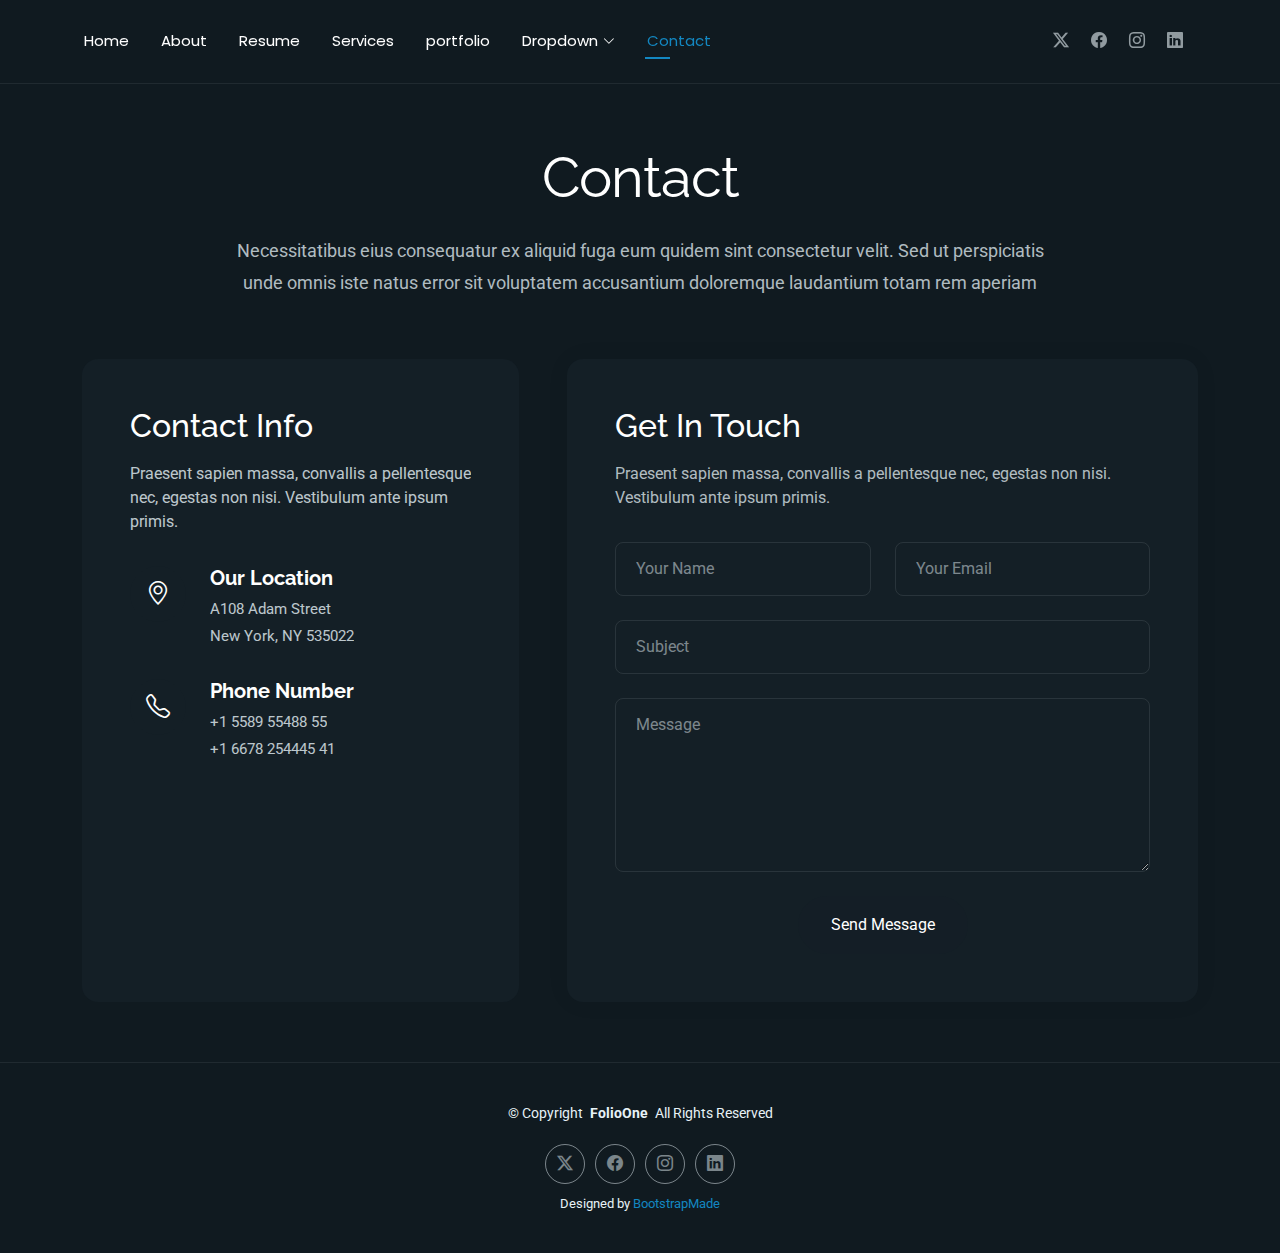
<file: contact.html>
<!DOCTYPE html>
<html lang="en">

<head>
  <meta charset="utf-8">
  <meta content="width=device-width, initial-scale=1.0" name="viewport">
  <title>Contact - FolioOne Bootstrap Template</title>
  <meta name="description" content="">
  <meta name="keywords" content="">

  <!-- Favicons -->
  <link href="assets/img/favicon.png" rel="icon">
  <link href="assets/img/apple-touch-icon.png" rel="apple-touch-icon">

  <!-- Fonts -->
  <link href="https://fonts.googleapis.com" rel="preconnect">
  <link href="https://fonts.gstatic.com" rel="preconnect" crossorigin>
  <link href="https://fonts.googleapis.com/css2?family=Roboto:ital,wght@0,100;0,300;0,400;0,500;0,700;0,900;1,100;1,300;1,400;1,500;1,700;1,900&family=Poppins:ital,wght@0,100;0,200;0,300;0,400;0,500;0,600;0,700;0,800;0,900;1,100;1,200;1,300;1,400;1,500;1,600;1,700;1,800;1,900&family=Raleway:ital,wght@0,100;0,200;0,300;0,400;0,500;0,600;0,700;0,800;0,900;1,100;1,200;1,300;1,400;1,500;1,600;1,700;1,800;1,900&display=swap" rel="stylesheet">

  <!-- Vendor CSS Files -->
  <link href="assets/vendor/bootstrap/css/bootstrap.min.css" rel="stylesheet">
  <link href="assets/vendor/bootstrap-icons/bootstrap-icons.css" rel="stylesheet">
  <link href="assets/vendor/aos/aos.css" rel="stylesheet">
  <link href="assets/vendor/swiper/swiper-bundle.min.css" rel="stylesheet">
  <link href="assets/vendor/glightbox/css/glightbox.min.css" rel="stylesheet">

  <!-- Main CSS File -->
  <link href="assets/css/main.css" rel="stylesheet">

  <!-- =======================================================
  * Template Name: FolioOne
  * Template URL: https://bootstrapmade.com/folioone-bootstrap-portfolio-website-template/
  * Updated: Aug 23 2025 with Bootstrap v5.3.7
  * Author: BootstrapMade.com
  * License: https://bootstrapmade.com/license/
  ======================================================== -->
</head>

<body class="contact-page">

  <header id="header" class="header d-flex align-items-center light-background sticky-top">
    <div class="container position-relative d-flex align-items-center justify-content-between">

      <!-- <a href="index.html" class="logo d-flex align-items-center me-auto me-xl-0">
      <img src="assets/img/logo.webp" alt="">
      <h1 class="sitename">FolioOne</h1> 
    </a> -->

      <nav id="navmenu" class="navmenu">
        <ul>
          <li><a href="index.html">Home</a></li>
          <li><a href="about.html">About</a></li>
          <li><a href="resume.html">Resume</a></li>
          <li><a href="services.html">Services</a></li>
          <li><a href="portfolio.html">portfolio</a></li>
          <li class="dropdown"><a href="#"><span>Dropdown</span> <i class="bi bi-chevron-down toggle-dropdown"></i></a>
            <ul>
              <li><a href="#">Dropdown 1</a></li>
              <li class="dropdown"><a href="#"><span>Deep Dropdown</span> <i class="bi bi-chevron-down toggle-dropdown"></i></a>
                <ul>
                  <li><a href="#">Deep Dropdown 1</a></li>
                  <li><a href="#">Deep Dropdown 2</a></li>
                  <li><a href="#">Deep Dropdown 3</a></li>
                  <li><a href="#">Deep Dropdown 4</a></li>
                  <li><a href="#">Deep Dropdown 5</a></li>
                </ul>
              </li>
              <li><a href="#">Dropdown 2</a></li>
              <li><a href="#">Dropdown 3</a></li>
              <li><a href="#">Dropdown 4</a></li>
            </ul>
          </li>
          <li><a href="contact.html" class="active">Contact</a></li>
        </ul>
        <i class="mobile-nav-toggle d-xl-none bi bi-list"></i>
      </nav>

      <div class="header-social-links">
        <a href="#" class="twitter"><i class="bi bi-twitter-x"></i></a>
        <a href="#" class="facebook"><i class="bi bi-facebook"></i></a>
        <a href="#" class="instagram"><i class="bi bi-instagram"></i></a>
        <a href="#" class="linkedin"><i class="bi bi-linkedin"></i></a>
      </div>

    </div>
  </header>

  <main class="main">

    <!-- Contact Section -->
    <section id="contact" class="contact section">

      <!-- Section Title -->
      <div class="container section-title" data-aos="fade-up">
        <h2>Contact</h2>
        <p>Necessitatibus eius consequatur ex aliquid fuga eum quidem sint consectetur velit. Sed ut perspiciatis unde omnis iste natus error sit voluptatem accusantium doloremque laudantium totam rem aperiam</p>
      </div><!-- End Section Title -->

      <div class="container" data-aos="fade-up" data-aos-delay="100">

        <div class="row g-4 g-lg-5">
          <div class="col-lg-5">
            <div class="info-box" data-aos="fade-up" data-aos-delay="200">
              <h3>Contact Info</h3>
              <p>Praesent sapien massa, convallis a pellentesque nec, egestas non nisi. Vestibulum ante ipsum primis.</p>

              <div class="info-item" data-aos="fade-up" data-aos-delay="300">
                <div class="icon-box">
                  <i class="bi bi-geo-alt"></i>
                </div>
                <div class="content">
                  <h4>Our Location</h4>
                  <p>A108 Adam Street</p>
                  <p>New York, NY 535022</p>
                </div>
              </div>

              <div class="info-item" data-aos="fade-up" data-aos-delay="400">
                <div class="icon-box">
                  <i class="bi bi-telephone"></i>
                </div>
                <div class="content">
                  <h4>Phone Number</h4>
                  <p>+1 5589 55488 55</p>
                  <p>+1 6678 254445 41</p>
                </div>
              </div>

              <div class="info-item" data-aos="fade-up" data-aos-delay="500">
                <div class="icon-box">
                  <i class="bi bi-envelope"></i>
                </div>
                <div class="content">
                  <h4>Email Address</h4>
                  <p>info@example.com</p>
                  <p>contact@example.com</p>
                </div>
              </div>
            </div>
          </div>

          <div class="col-lg-7">
            <div class="contact-form" data-aos="fade-up" data-aos-delay="300">
              <h3>Get In Touch</h3>
              <p>Praesent sapien massa, convallis a pellentesque nec, egestas non nisi. Vestibulum ante ipsum primis.</p>

              <form action="forms/contact.php" method="post" class="php-email-form" data-aos="fade-up" data-aos-delay="200">
                <div class="row gy-4">

                  <div class="col-md-6">
                    <input type="text" name="name" class="form-control" placeholder="Your Name" required="">
                  </div>

                  <div class="col-md-6 ">
                    <input type="email" class="form-control" name="email" placeholder="Your Email" required="">
                  </div>

                  <div class="col-12">
                    <input type="text" class="form-control" name="subject" placeholder="Subject" required="">
                  </div>

                  <div class="col-12">
                    <textarea class="form-control" name="message" rows="6" placeholder="Message" required=""></textarea>
                  </div>

                  <div class="col-12 text-center">
                    <div class="loading">Loading</div>
                    <div class="error-message"></div>
                    <div class="sent-message">Your message has been sent. Thank you!</div>

                    <button type="submit" class="btn">Send Message</button>
                  </div>

                </div>
              </form>

            </div>
          </div>

        </div>

      </div>

    </section><!-- /Contact Section -->

  </main>

  <footer id="footer" class="footer">

    <div class="container">
      <div class="copyright text-center ">
        <p>© <span>Copyright</span> <strong class="px-1 sitename">FolioOne</strong> <span>All Rights Reserved<br></span></p>
      </div>
      <div class="social-links d-flex justify-content-center">
        <a href=""><i class="bi bi-twitter-x"></i></a>
        <a href=""><i class="bi bi-facebook"></i></a>
        <a href=""><i class="bi bi-instagram"></i></a>
        <a href=""><i class="bi bi-linkedin"></i></a>
      </div>
      <div class="credits">
        <!-- All the links in the footer should remain intact. -->
        <!-- You can delete the links only if you've purchased the pro version. -->
        <!-- Licensing information: https://bootstrapmade.com/license/ -->
        <!-- Purchase the pro version with working PHP/AJAX contact form: [buy-url] -->
        Designed by <a href="https://bootstrapmade.com/">BootstrapMade</a>
      </div>
    </div>

  </footer>

  <!-- Scroll Top -->
  <a href="#" id="scroll-top" class="scroll-top d-flex align-items-center justify-content-center"><i class="bi bi-arrow-up-short"></i></a>

  <!-- Preloader -->
  <div id="preloader"></div>

  <!-- Vendor JS Files -->
  <script src="assets/vendor/bootstrap/js/bootstrap.bundle.min.js"></script>
  <script src="assets/vendor/php-email-form/validate.js"></script>
  <script src="assets/vendor/aos/aos.js"></script>
  <script src="assets/vendor/typed.js/typed.umd.js"></script>
  <script src="assets/vendor/waypoints/noframework.waypoints.js"></script>
  <script src="assets/vendor/purecounter/purecounter_vanilla.js"></script>
  <script src="assets/vendor/swiper/swiper-bundle.min.js"></script>
  <script src="assets/vendor/imagesloaded/imagesloaded.pkgd.min.js"></script>
  <script src="assets/vendor/isotope-layout/isotope.pkgd.min.js"></script>
  <script src="assets/vendor/glightbox/js/glightbox.min.js"></script>

  <!-- Main JS File -->
  <script src="assets/js/main.js"></script>

</body>

</html>
</file>
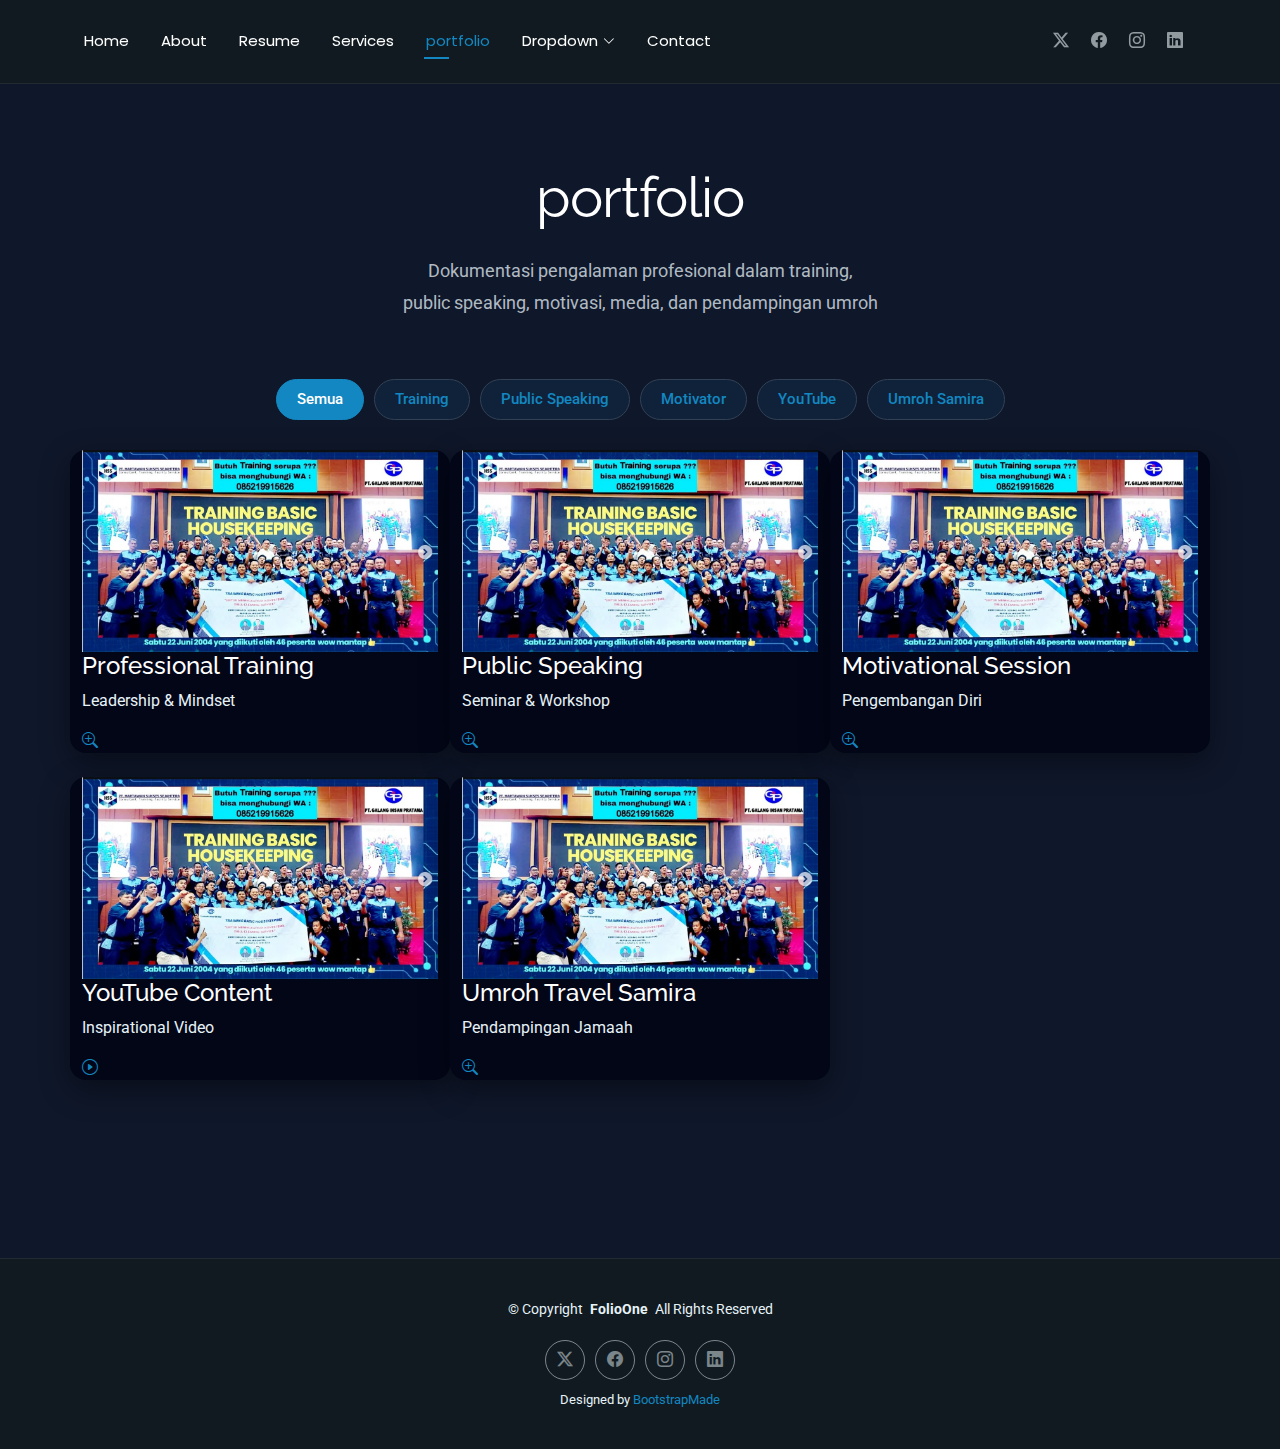
<file: portfolio.html>
<!DOCTYPE html>
<html lang="en">

<head>
  <meta charset="utf-8">
  <meta content="width=device-width, initial-scale=1.0" name="viewport">
  <title>portfolio - FolioOne Bootstrap Template</title>
  <meta name="description" content="">
  <meta name="keywords" content="">

  <!-- Favicons -->
  <link href="assets/img/favicon.png" rel="icon">
  <link href="assets/img/apple-touch-icon.png" rel="apple-touch-icon">

  <!-- Fonts -->
  <link href="https://fonts.googleapis.com" rel="preconnect">
  <link href="https://fonts.gstatic.com" rel="preconnect" crossorigin>
  <link href="https://fonts.googleapis.com/css2?family=Roboto:ital,wght@0,100;0,300;0,400;0,500;0,700;0,900;1,100;1,300;1,400;1,500;1,700;1,900&family=Poppins:ital,wght@0,100;0,200;0,300;0,400;0,500;0,600;0,700;0,800;0,900;1,100;1,200;1,300;1,400;1,500;1,600;1,700;1,800;1,900&family=Raleway:ital,wght@0,100;0,200;0,300;0,400;0,500;0,600;0,700;0,800;0,900;1,100;1,200;1,300;1,400;1,500;1,600;1,700;1,800;1,900&display=swap" rel="stylesheet">

  <!-- Vendor CSS Files -->
  <link href="assets/vendor/bootstrap/css/bootstrap.min.css" rel="stylesheet">
  <link href="assets/vendor/bootstrap-icons/bootstrap-icons.css" rel="stylesheet">
  <link href="assets/vendor/aos/aos.css" rel="stylesheet">
  <link href="assets/vendor/swiper/swiper-bundle.min.css" rel="stylesheet">
  <link href="assets/vendor/glightbox/css/glightbox.min.css" rel="stylesheet">

  <!-- Main CSS File -->
  <link href="assets/css/main.css" rel="stylesheet">

  <!-- =======================================================
  * Template Name: FolioOne
  * Template URL: https://bootstrapmade.com/folioone-bootstrap-portfolio-website-template/
  * Updated: Aug 23 2025 with Bootstrap v5.3.7
  * Author: BootstrapMade.com
  * License: https://bootstrapmade.com/license/
  ======================================================== -->
</head>

<body class="portfolio-page">

  <header id="header" class="header d-flex align-items-center light-background sticky-top">
    <div class="container position-relative d-flex align-items-center justify-content-between">

      <!-- <a href="index.html" class="logo d-flex align-items-center me-auto me-xl-0">
      <img src="assets/img/logo.webp" alt="">
      <h1 class="sitename">FolioOne</h1> 
    </a> -->

      <nav id="navmenu" class="navmenu">
        <ul>
          <li><a href="index.html">Home</a></li>
          <li><a href="about.html">About</a></li>
          <li><a href="resume.html">Resume</a></li>
          <li><a href="services.html">Services</a></li>
          <li><a href="portfolio.html" class="active">portfolio</a></li>
          <li class="dropdown"><a href="#"><span>Dropdown</span> <i class="bi bi-chevron-down toggle-dropdown"></i></a>
            <ul>
              <li><a href="#">Dropdown 1</a></li>
              <li class="dropdown"><a href="#"><span>Deep Dropdown</span> <i class="bi bi-chevron-down toggle-dropdown"></i></a>
                <ul>
                  <li><a href="#">Deep Dropdown 1</a></li>
                  <li><a href="#">Deep Dropdown 2</a></li>
                  <li><a href="#">Deep Dropdown 3</a></li>
                  <li><a href="#">Deep Dropdown 4</a></li>
                  <li><a href="#">Deep Dropdown 5</a></li>
                </ul>
              </li>
              <li><a href="#">Dropdown 2</a></li>
              <li><a href="#">Dropdown 3</a></li>
              <li><a href="#">Dropdown 4</a></li>
            </ul>
          </li>
          <li><a href="contact.html">Contact</a></li>
        </ul>
        <i class="mobile-nav-toggle d-xl-none bi bi-list"></i>
      </nav>

      <div class="header-social-links">
        <a href="#" class="twitter"><i class="bi bi-twitter-x"></i></a>
        <a href="#" class="facebook"><i class="bi bi-facebook"></i></a>
        <a href="#" class="instagram"><i class="bi bi-instagram"></i></a>
        <a href="#" class="linkedin"><i class="bi bi-linkedin"></i></a>
      </div>

    </div>
  </header>

  <main class="main">

    <!-- portfolio Section -->
    <section id="portfolio" class="portfolio section">

      <!-- Section Title -->
      <div class="container section-title" data-aos="fade-up">
        <h2>portfolio</h2>
        <p>Dokumentasi pengalaman profesional dalam training, public speaking, motivasi, media, dan pendampingan umroh</p>
      </div><!-- End Section Title -->

      <div class="container" data-aos="fade-up" data-aos-delay="100">

        <div class="isotope-layout" data-default-filter="*" data-layout="masonry" data-sort="original-order">
          <ul class="portfolio-filters isotope-filters">
            <li data-filter="*" class="filter-active">Semua</li>
            <li data-filter=".training">Training</li>
            <li data-filter=".speaking">Public Speaking</li>
            <li data-filter=".motivator">Motivator</li>
            <li data-filter=".youtube">YouTube</li>
            <li data-filter=".umroh">Umroh Samira</li>
          </ul>
          <!-- End portfolio Filters -->

          <div class="row gy-4 portfolio-container" data-aos="fade-up" data-aos-delay="200">

            <!-- Training -->
            <div class="col-lg-4 col-md-6 portfolio-item training">
              <div class="portfolio-wrap">
                <img src="assets/img/hero/training.jpg" class="img-fluid" alt="Training">
                <div class="portfolio-info">
                  <h4>Professional Training</h4>
                  <p>Leadership & Mindset</p>
                  <div class="portfolio-links">
                    <a href="assets/img/hero/training.jpg" class="glightbox" title="Professional Training">
                      <i class="bi bi-zoom-in"></i>
                    </a>
                  </div>
                </div>
              </div>
            </div>
      
            <!-- Public Speaking -->
            <div class="col-lg-4 col-md-6 portfolio-item speaking">
              <div class="portfolio-wrap">
                <img src="assets/img/hero/training.jpg" class="img-fluid" alt="Public Speaking">
                <div class="portfolio-info">
                  <h4>Public Speaking</h4>
                  <p>Seminar & Workshop</p>
                  <div class="portfolio-links">
                    <a href="assets/img/hero/training.jpg" class="glightbox" title="Public Speaking Event">
                      <i class="bi bi-zoom-in"></i>
                    </a>
                  </div>
                </div>
              </div>
            </div>
      
            <!-- Motivator -->
            <div class="col-lg-4 col-md-6 portfolio-item motivator">
              <div class="portfolio-wrap">
                <img src="assets/img/hero/training.jpg" class="img-fluid" alt="Motivator">
                <div class="portfolio-info">
                  <h4>Motivational Session</h4>
                  <p>Pengembangan Diri</p>
                  <div class="portfolio-links">
                    <a href="assets/img/hero/training.jpg" class="glightbox" title="Motivational Session">
                      <i class="bi bi-zoom-in"></i>
                    </a>
                  </div>
                </div>
              </div>
            </div>
      
            <!-- YouTube -->
            <div class="col-lg-4 col-md-6 portfolio-item youtube">
              <div class="portfolio-wrap">
                <img src="assets/img/hero/training.jpg" class="img-fluid" alt="YouTube">
                <div class="portfolio-info">
                  <h4>YouTube Content</h4>
                  <p>Inspirational Video</p>
                  <div class="portfolio-links">
                    <a href="assets/img/hero/training.jpg" class="glightbox" title="YouTube Content">
                      <i class="bi bi-play-circle"></i>
                    </a>
                  </div>
                </div>
              </div>
            </div>
      
            <!-- Umroh -->
            <div class="col-lg-4 col-md-6 portfolio-item umroh">
              <div class="portfolio-wrap">
                <img src="assets/img/hero/training.jpg" class="img-fluid" alt="Umroh Samira">
                <div class="portfolio-info">
                  <h4>Umroh Travel Samira</h4>
                  <p>Pendampingan Jamaah</p>
                  <div class="portfolio-links">
                    <a href="assets/img/hero/training.jpg" class="glightbox" title="Umroh Travel Samira">
                      <i class="bi bi-zoom-in"></i>
                    </a>
                  </div>
                </div>
              </div>
            </div>
      
          </div><!-- End portfolio Items Container -->

        </div>

        <div class="text-center mt-5" data-aos="fade-up" data-aos-delay="400">
          <a href="#portfolio" class="btn btn-primary">View All Case Studies</a>
        </div>

      </div>

    </section><!-- /portfolio Section -->

  </main>

  <footer id="footer" class="footer">

    <div class="container">
      <div class="copyright text-center ">
        <p>© <span>Copyright</span> <strong class="px-1 sitename">FolioOne</strong> <span>All Rights Reserved<br></span></p>
      </div>
      <div class="social-links d-flex justify-content-center">
        <a href=""><i class="bi bi-twitter-x"></i></a>
        <a href=""><i class="bi bi-facebook"></i></a>
        <a href=""><i class="bi bi-instagram"></i></a>
        <a href=""><i class="bi bi-linkedin"></i></a>
      </div>
      <div class="credits">
        <!-- All the links in the footer should remain intact. -->
        <!-- You can delete the links only if you've purchased the pro version. -->
        <!-- Licensing information: https://bootstrapmade.com/license/ -->
        <!-- Purchase the pro version with working PHP/AJAX contact form: [buy-url] -->
        Designed by <a href="https://bootstrapmade.com/">BootstrapMade</a>
      </div>
    </div>

  </footer>

  <!-- Scroll Top -->
  <a href="#" id="scroll-top" class="scroll-top d-flex align-items-center justify-content-center"><i class="bi bi-arrow-up-short"></i></a>

  <!-- Preloader -->
  <div id="preloader"></div>

  <!-- Vendor JS Files -->
  <script src="assets/vendor/bootstrap/js/bootstrap.bundle.min.js"></script>
  <script src="assets/vendor/php-email-form/validate.js"></script>
  <script src="assets/vendor/aos/aos.js"></script>
  <script src="assets/vendor/typed.js/typed.umd.js"></script>
  <script src="assets/vendor/waypoints/noframework.waypoints.js"></script>
  <script src="assets/vendor/purecounter/purecounter_vanilla.js"></script>
  <script src="assets/vendor/swiper/swiper-bundle.min.js"></script>
  <script src="assets/vendor/imagesloaded/imagesloaded.pkgd.min.js"></script>
  <script src="assets/vendor/isotope-layout/isotope.pkgd.min.js"></script>
  <script src="assets/vendor/glightbox/js/glightbox.min.js"></script>

  <!-- Main JS File -->
  <script src="assets/js/main.js"></script>

</body>

</html>
</file>
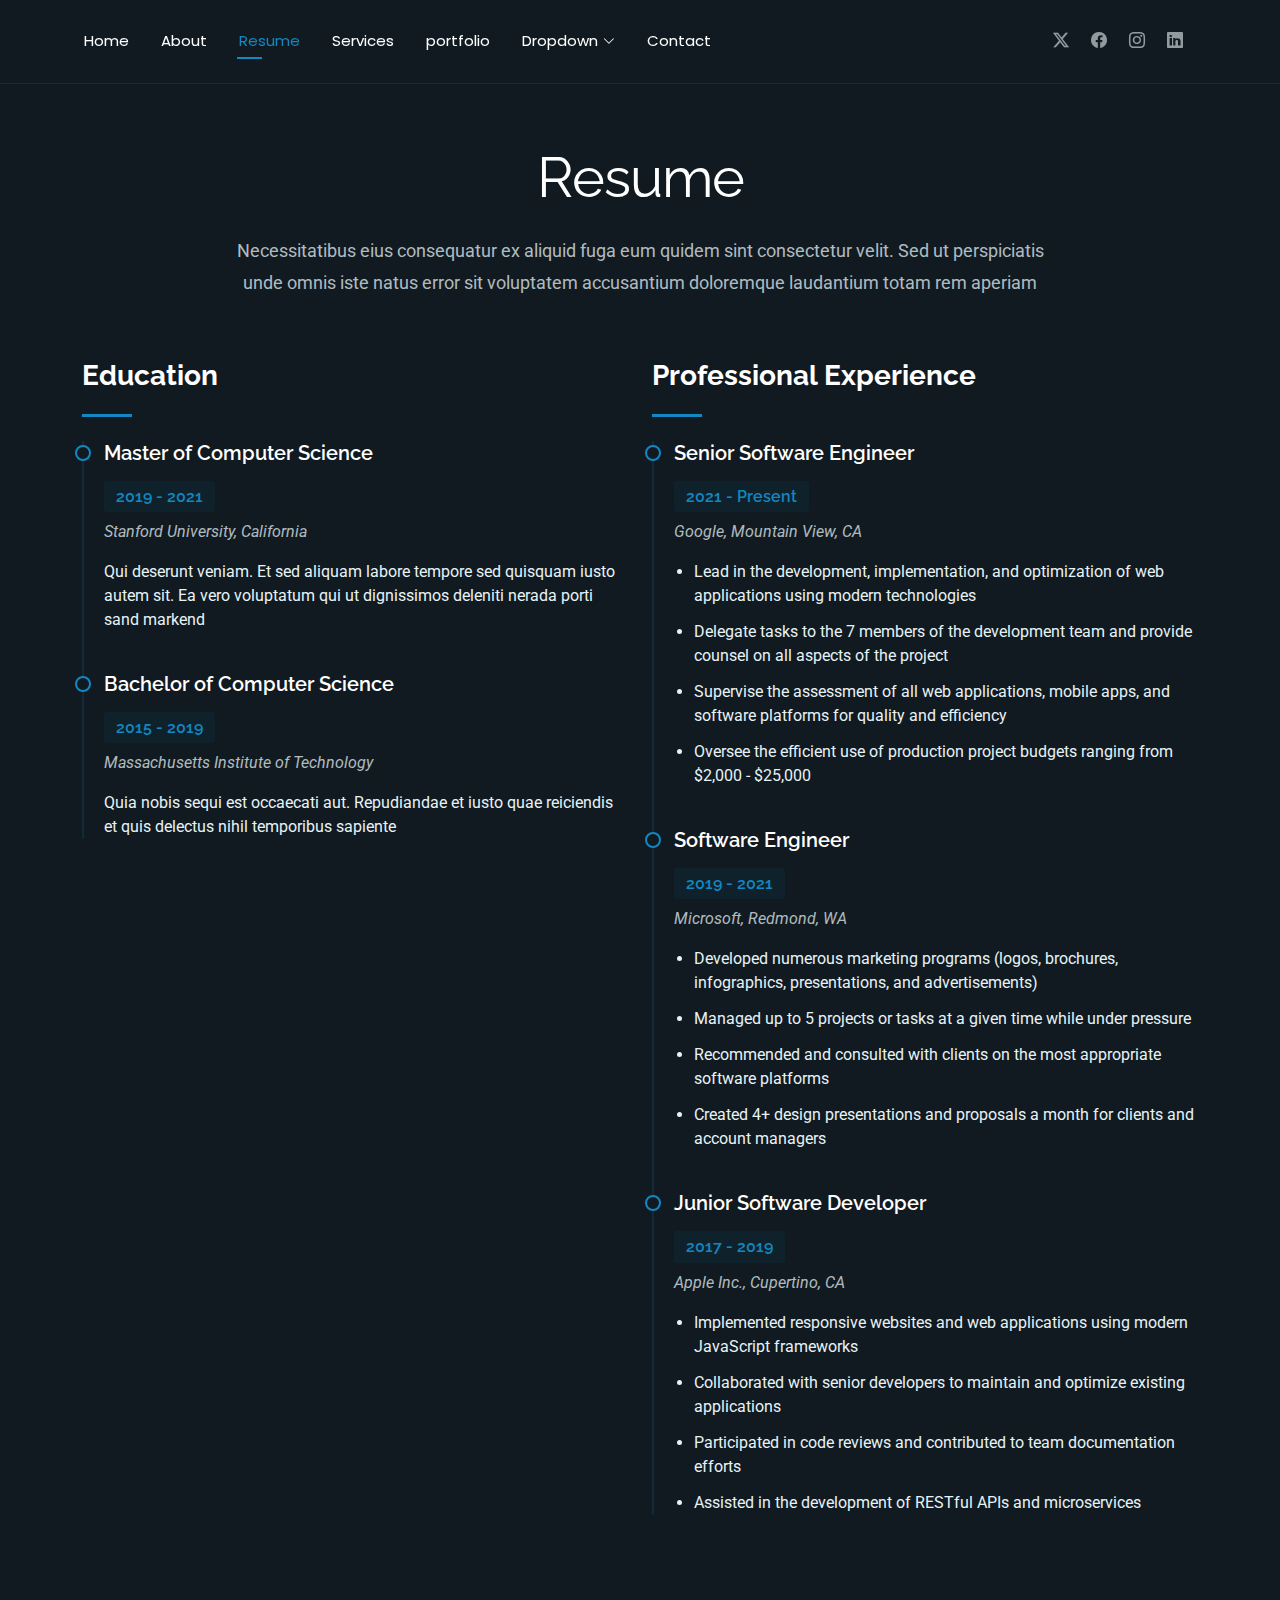
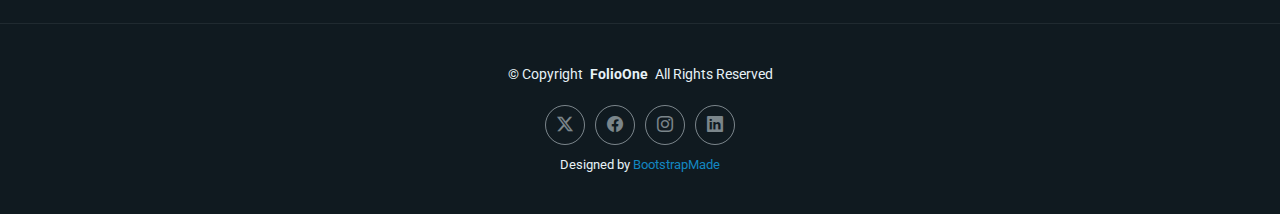
<file: resume.html>
<!DOCTYPE html>
<html lang="en">

<head>
  <meta charset="utf-8">
  <meta content="width=device-width, initial-scale=1.0" name="viewport">
  <title>Resume - FolioOne Bootstrap Template</title>
  <meta name="description" content="">
  <meta name="keywords" content="">

  <!-- Favicons -->
  <link href="assets/img/favicon.png" rel="icon">
  <link href="assets/img/apple-touch-icon.png" rel="apple-touch-icon">

  <!-- Fonts -->
  <link href="https://fonts.googleapis.com" rel="preconnect">
  <link href="https://fonts.gstatic.com" rel="preconnect" crossorigin>
  <link href="https://fonts.googleapis.com/css2?family=Roboto:ital,wght@0,100;0,300;0,400;0,500;0,700;0,900;1,100;1,300;1,400;1,500;1,700;1,900&family=Poppins:ital,wght@0,100;0,200;0,300;0,400;0,500;0,600;0,700;0,800;0,900;1,100;1,200;1,300;1,400;1,500;1,600;1,700;1,800;1,900&family=Raleway:ital,wght@0,100;0,200;0,300;0,400;0,500;0,600;0,700;0,800;0,900;1,100;1,200;1,300;1,400;1,500;1,600;1,700;1,800;1,900&display=swap" rel="stylesheet">

  <!-- Vendor CSS Files -->
  <link href="assets/vendor/bootstrap/css/bootstrap.min.css" rel="stylesheet">
  <link href="assets/vendor/bootstrap-icons/bootstrap-icons.css" rel="stylesheet">
  <link href="assets/vendor/aos/aos.css" rel="stylesheet">
  <link href="assets/vendor/swiper/swiper-bundle.min.css" rel="stylesheet">
  <link href="assets/vendor/glightbox/css/glightbox.min.css" rel="stylesheet">

  <!-- Main CSS File -->
  <link href="assets/css/main.css" rel="stylesheet">

  <!-- =======================================================
  * Template Name: FolioOne
  * Template URL: https://bootstrapmade.com/folioone-bootstrap-portfolio-website-template/
  * Updated: Aug 23 2025 with Bootstrap v5.3.7
  * Author: BootstrapMade.com
  * License: https://bootstrapmade.com/license/
  ======================================================== -->
</head>

<body class="resume-page">

  <header id="header" class="header d-flex align-items-center light-background sticky-top">
    <div class="container position-relative d-flex align-items-center justify-content-between">

      <!-- <a href="index.html" class="logo d-flex align-items-center me-auto me-xl-0">
      <img src="assets/img/logo.webp" alt="">
      <h1 class="sitename">FolioOne</h1> 
    </a> -->

      <nav id="navmenu" class="navmenu">
        <ul>
          <li><a href="index.html">Home</a></li>
          <li><a href="about.html">About</a></li>
          <li><a href="resume.html" class="active">Resume</a></li>
          <li><a href="services.html">Services</a></li>
          <li><a href="portfolio.html">portfolio</a></li>
          <li class="dropdown"><a href="#"><span>Dropdown</span> <i class="bi bi-chevron-down toggle-dropdown"></i></a>
            <ul>
              <li><a href="#">Dropdown 1</a></li>
              <li class="dropdown"><a href="#"><span>Deep Dropdown</span> <i class="bi bi-chevron-down toggle-dropdown"></i></a>
                <ul>
                  <li><a href="#">Deep Dropdown 1</a></li>
                  <li><a href="#">Deep Dropdown 2</a></li>
                  <li><a href="#">Deep Dropdown 3</a></li>
                  <li><a href="#">Deep Dropdown 4</a></li>
                  <li><a href="#">Deep Dropdown 5</a></li>
                </ul>
              </li>
              <li><a href="#">Dropdown 2</a></li>
              <li><a href="#">Dropdown 3</a></li>
              <li><a href="#">Dropdown 4</a></li>
            </ul>
          </li>
          <li><a href="contact.html">Contact</a></li>
        </ul>
        <i class="mobile-nav-toggle d-xl-none bi bi-list"></i>
      </nav>

      <div class="header-social-links">
        <a href="#" class="twitter"><i class="bi bi-twitter-x"></i></a>
        <a href="#" class="facebook"><i class="bi bi-facebook"></i></a>
        <a href="#" class="instagram"><i class="bi bi-instagram"></i></a>
        <a href="#" class="linkedin"><i class="bi bi-linkedin"></i></a>
      </div>

    </div>
  </header>

  <main class="main">

    <!-- Resume Section -->
    <section id="resume" class="resume section">

      <!-- Section Title -->
      <div class="container section-title" data-aos="fade-up">
        <h2>Resume</h2>
        <p>Necessitatibus eius consequatur ex aliquid fuga eum quidem sint consectetur velit. Sed ut perspiciatis unde omnis iste natus error sit voluptatem accusantium doloremque laudantium totam rem aperiam</p>
      </div><!-- End Section Title -->

      <div class="container" data-aos="fade-up" data-aos-delay="100">

        <div class="row">
          <div class="col-lg-6">

            <!-- Education Section -->
            <div class="resume-item" data-aos="fade-up">
              <h3 class="resume-title">Education</h3>

              <div class="resume-content">
                <article class="education-item">
                  <h4>Master of Computer Science</h4>
                  <h5>2019 - 2021</h5>
                  <p class="institution"><em>Stanford University, California</em></p>
                  <p>Qui deserunt veniam. Et sed aliquam labore tempore sed quisquam iusto autem sit. Ea vero voluptatum qui ut dignissimos deleniti nerada porti sand markend</p>
                </article>

                <article class="education-item">
                  <h4>Bachelor of Computer Science</h4>
                  <h5>2015 - 2019</h5>
                  <p class="institution"><em>Massachusetts Institute of Technology</em></p>
                  <p>Quia nobis sequi est occaecati aut. Repudiandae et iusto quae reiciendis et quis delectus nihil temporibus sapiente</p>
                </article>
              </div>
            </div><!-- End Education Section -->

            <!-- Professional Skills Section -->
            <div class="resume-item skills-animation" data-aos="fade-up">
              <h3 class="resume-title">Professional Skills</h3>

              <div class="resume-content">
                <div class="skill-item">
                  <h4>Frontend Development</h4>
                  <div class="progress">
                    <div class="progress-bar" role="progressbar" aria-valuenow="95" aria-valuemin="0" aria-valuemax="100"></div>
                  </div>
                </div>

                <div class="skill-item">
                  <h4>Backend Development</h4>
                  <div class="progress">
                    <div class="progress-bar" role="progressbar" aria-valuenow="85" aria-valuemin="0" aria-valuemax="100"></div>
                  </div>
                </div>

                <div class="skill-item">
                  <h4>UI/UX Design</h4>
                  <div class="progress">
                    <div class="progress-bar" role="progressbar" aria-valuenow="90" aria-valuemin="0" aria-valuemax="100"></div>
                  </div>
                </div>

                <div class="skill-item">
                  <h4>Project Management</h4>
                  <div class="progress">
                    <div class="progress-bar" role="progressbar" aria-valuenow="80" aria-valuemin="0" aria-valuemax="100"></div>
                  </div>
                </div>
              </div>
            </div><!-- End Professional Skills Section -->
          </div>

          <div class="col-lg-6">
            <!-- Experience Section -->
            <div class="resume-item" data-aos="fade-up" data-aos-delay="100">
              <h3 class="resume-title">Professional Experience</h3>

              <div class="resume-content">
                <article class="experience-item">
                  <h4>Senior Software Engineer</h4>
                  <h5>2021 - Present</h5>
                  <p class="company"><em>Google, Mountain View, CA</em></p>
                  <ul>
                    <li>Lead in the development, implementation, and optimization of web applications using modern technologies</li>
                    <li>Delegate tasks to the 7 members of the development team and provide counsel on all aspects of the project</li>
                    <li>Supervise the assessment of all web applications, mobile apps, and software platforms for quality and efficiency</li>
                    <li>Oversee the efficient use of production project budgets ranging from $2,000 - $25,000</li>
                  </ul>
                </article>

                <article class="experience-item">
                  <h4>Software Engineer</h4>
                  <h5>2019 - 2021</h5>
                  <p class="company"><em>Microsoft, Redmond, WA</em></p>
                  <ul>
                    <li>Developed numerous marketing programs (logos, brochures, infographics, presentations, and advertisements)</li>
                    <li>Managed up to 5 projects or tasks at a given time while under pressure</li>
                    <li>Recommended and consulted with clients on the most appropriate software platforms</li>
                    <li>Created 4+ design presentations and proposals a month for clients and account managers</li>
                  </ul>
                </article>

                <article class="experience-item">
                  <h4>Junior Software Developer</h4>
                  <h5>2017 - 2019</h5>
                  <p class="company"><em>Apple Inc., Cupertino, CA</em></p>
                  <ul>
                    <li>Implemented responsive websites and web applications using modern JavaScript frameworks</li>
                    <li>Collaborated with senior developers to maintain and optimize existing applications</li>
                    <li>Participated in code reviews and contributed to team documentation efforts</li>
                    <li>Assisted in the development of RESTful APIs and microservices</li>
                  </ul>
                </article>
              </div>
            </div><!-- End Experience Section -->
          </div>
        </div>

      </div>

    </section><!-- /Resume Section -->

  </main>

  <footer id="footer" class="footer">

    <div class="container">
      <div class="copyright text-center ">
        <p>© <span>Copyright</span> <strong class="px-1 sitename">FolioOne</strong> <span>All Rights Reserved<br></span></p>
      </div>
      <div class="social-links d-flex justify-content-center">
        <a href=""><i class="bi bi-twitter-x"></i></a>
        <a href=""><i class="bi bi-facebook"></i></a>
        <a href=""><i class="bi bi-instagram"></i></a>
        <a href=""><i class="bi bi-linkedin"></i></a>
      </div>
      <div class="credits">
        <!-- All the links in the footer should remain intact. -->
        <!-- You can delete the links only if you've purchased the pro version. -->
        <!-- Licensing information: https://bootstrapmade.com/license/ -->
        <!-- Purchase the pro version with working PHP/AJAX contact form: [buy-url] -->
        Designed by <a href="https://bootstrapmade.com/">BootstrapMade</a>
      </div>
    </div>

  </footer>

  <!-- Scroll Top -->
  <a href="#" id="scroll-top" class="scroll-top d-flex align-items-center justify-content-center"><i class="bi bi-arrow-up-short"></i></a>

  <!-- Preloader -->
  <div id="preloader"></div>

  <!-- Vendor JS Files -->
  <script src="assets/vendor/bootstrap/js/bootstrap.bundle.min.js"></script>
  <script src="assets/vendor/php-email-form/validate.js"></script>
  <script src="assets/vendor/aos/aos.js"></script>
  <script src="assets/vendor/typed.js/typed.umd.js"></script>
  <script src="assets/vendor/waypoints/noframework.waypoints.js"></script>
  <script src="assets/vendor/purecounter/purecounter_vanilla.js"></script>
  <script src="assets/vendor/swiper/swiper-bundle.min.js"></script>
  <script src="assets/vendor/imagesloaded/imagesloaded.pkgd.min.js"></script>
  <script src="assets/vendor/isotope-layout/isotope.pkgd.min.js"></script>
  <script src="assets/vendor/glightbox/js/glightbox.min.js"></script>

  <!-- Main JS File -->
  <script src="assets/js/main.js"></script>

</body>

</html>
</file>
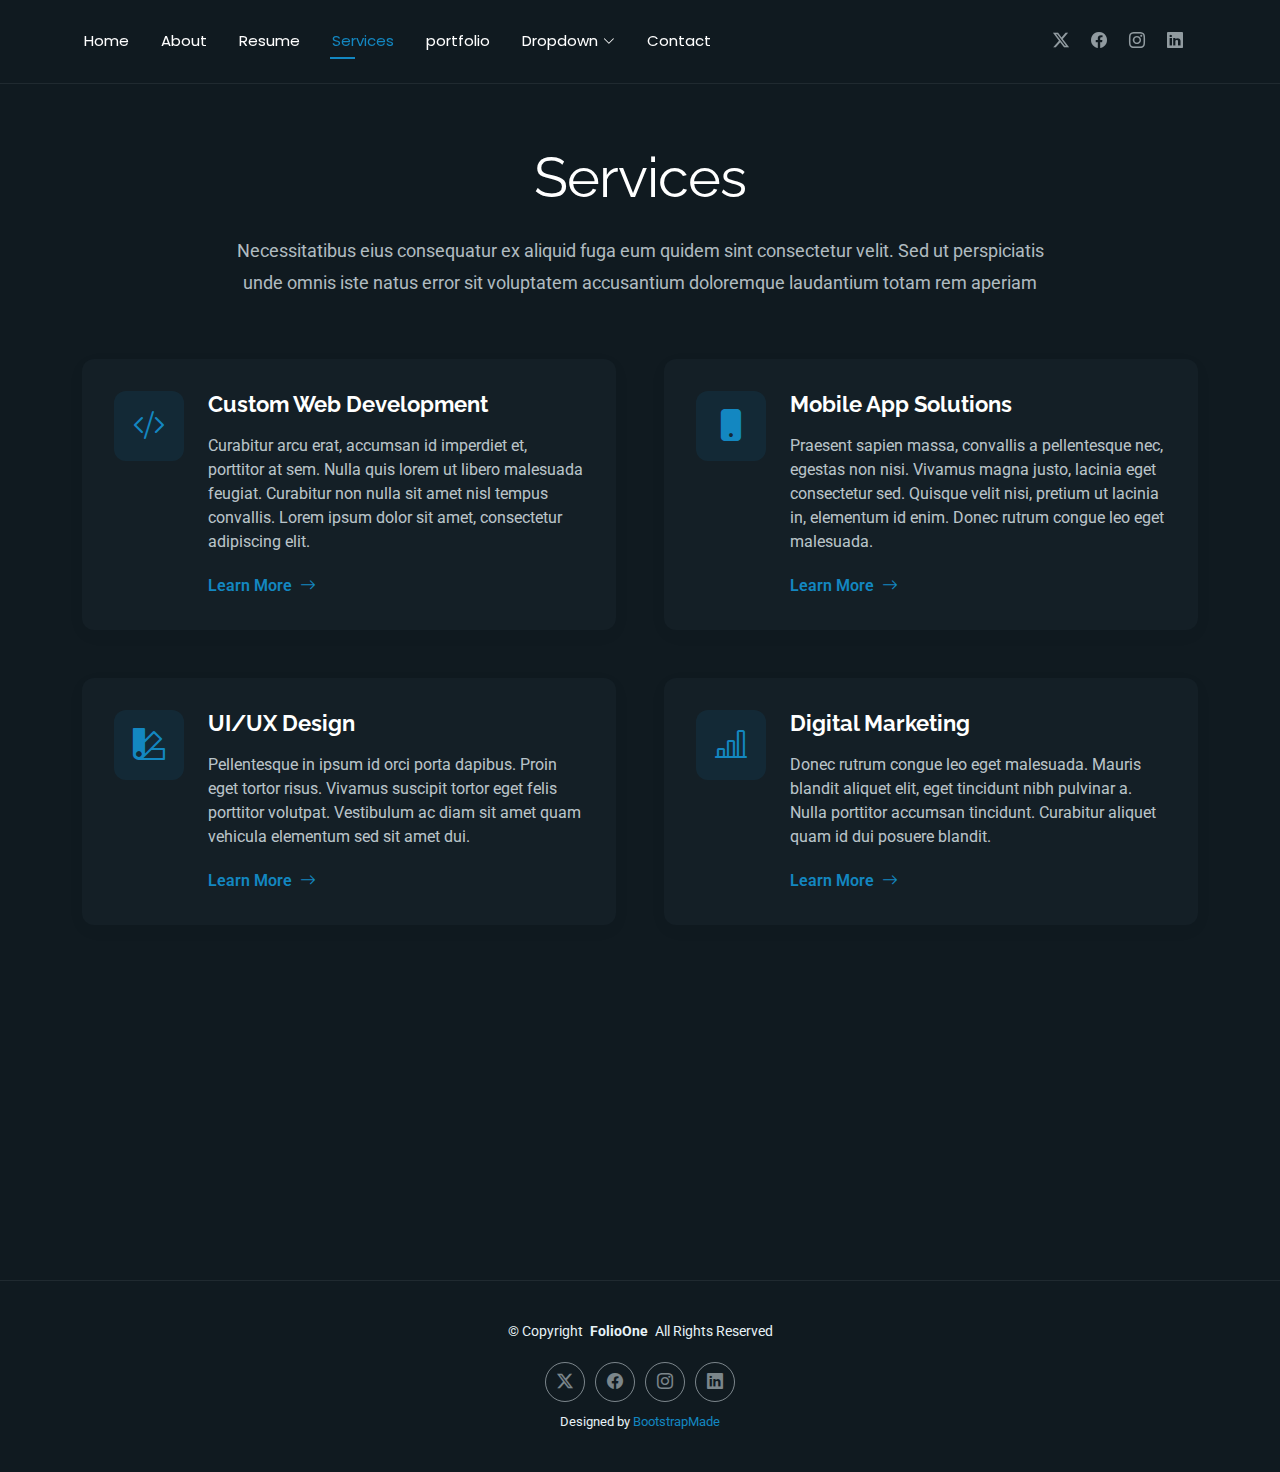
<file: services.html>
<!DOCTYPE html>
<html lang="en">

<head>
  <meta charset="utf-8">
  <meta content="width=device-width, initial-scale=1.0" name="viewport">
  <title>Services - FolioOne Bootstrap Template</title>
  <meta name="description" content="">
  <meta name="keywords" content="">

  <!-- Favicons -->
  <link href="assets/img/favicon.png" rel="icon">
  <link href="assets/img/apple-touch-icon.png" rel="apple-touch-icon">

  <!-- Fonts -->
  <link href="https://fonts.googleapis.com" rel="preconnect">
  <link href="https://fonts.gstatic.com" rel="preconnect" crossorigin>
  <link href="https://fonts.googleapis.com/css2?family=Roboto:ital,wght@0,100;0,300;0,400;0,500;0,700;0,900;1,100;1,300;1,400;1,500;1,700;1,900&family=Poppins:ital,wght@0,100;0,200;0,300;0,400;0,500;0,600;0,700;0,800;0,900;1,100;1,200;1,300;1,400;1,500;1,600;1,700;1,800;1,900&family=Raleway:ital,wght@0,100;0,200;0,300;0,400;0,500;0,600;0,700;0,800;0,900;1,100;1,200;1,300;1,400;1,500;1,600;1,700;1,800;1,900&display=swap" rel="stylesheet">

  <!-- Vendor CSS Files -->
  <link href="assets/vendor/bootstrap/css/bootstrap.min.css" rel="stylesheet">
  <link href="assets/vendor/bootstrap-icons/bootstrap-icons.css" rel="stylesheet">
  <link href="assets/vendor/aos/aos.css" rel="stylesheet">
  <link href="assets/vendor/swiper/swiper-bundle.min.css" rel="stylesheet">
  <link href="assets/vendor/glightbox/css/glightbox.min.css" rel="stylesheet">

  <!-- Main CSS File -->
  <link href="assets/css/main.css" rel="stylesheet">

  <!-- =======================================================
  * Template Name: FolioOne
  * Template URL: https://bootstrapmade.com/folioone-bootstrap-portfolio-website-template/
  * Updated: Aug 23 2025 with Bootstrap v5.3.7
  * Author: BootstrapMade.com
  * License: https://bootstrapmade.com/license/
  ======================================================== -->
</head>

<body class="services-page">

  <header id="header" class="header d-flex align-items-center light-background sticky-top">
    <div class="container position-relative d-flex align-items-center justify-content-between">

      <!-- <a href="index.html" class="logo d-flex align-items-center me-auto me-xl-0">
      <img src="assets/img/logo.webp" alt="">
      <h1 class="sitename">FolioOne</h1> 
    </a> -->

      <nav id="navmenu" class="navmenu">
        <ul>
          <li><a href="index.html">Home</a></li>
          <li><a href="about.html">About</a></li>
          <li><a href="resume.html">Resume</a></li>
          <li><a href="services.html" class="active">Services</a></li>
          <li><a href="portfolio.html">portfolio</a></li>
          <li class="dropdown"><a href="#"><span>Dropdown</span> <i class="bi bi-chevron-down toggle-dropdown"></i></a>
            <ul>
              <li><a href="#">Dropdown 1</a></li>
              <li class="dropdown"><a href="#"><span>Deep Dropdown</span> <i class="bi bi-chevron-down toggle-dropdown"></i></a>
                <ul>
                  <li><a href="#">Deep Dropdown 1</a></li>
                  <li><a href="#">Deep Dropdown 2</a></li>
                  <li><a href="#">Deep Dropdown 3</a></li>
                  <li><a href="#">Deep Dropdown 4</a></li>
                  <li><a href="#">Deep Dropdown 5</a></li>
                </ul>
              </li>
              <li><a href="#">Dropdown 2</a></li>
              <li><a href="#">Dropdown 3</a></li>
              <li><a href="#">Dropdown 4</a></li>
            </ul>
          </li>
          <li><a href="contact.html">Contact</a></li>
        </ul>
        <i class="mobile-nav-toggle d-xl-none bi bi-list"></i>
      </nav>

      <div class="header-social-links">
        <a href="#" class="twitter"><i class="bi bi-twitter-x"></i></a>
        <a href="#" class="facebook"><i class="bi bi-facebook"></i></a>
        <a href="#" class="instagram"><i class="bi bi-instagram"></i></a>
        <a href="#" class="linkedin"><i class="bi bi-linkedin"></i></a>
      </div>

    </div>
  </header>

  <main class="main">

    <!-- Services Section -->
    <section id="services" class="services section">

      <!-- Section Title -->
      <div class="container section-title" data-aos="fade-up">
        <h2>Services</h2>
        <p>Necessitatibus eius consequatur ex aliquid fuga eum quidem sint consectetur velit. Sed ut perspiciatis unde omnis iste natus error sit voluptatem accusantium doloremque laudantium totam rem aperiam</p>
      </div><!-- End Section Title -->

      <div class="container" data-aos="fade-up" data-aos-delay="100">

        <div class="row justify-content-center g-5">

          <div class="col-md-6" data-aos="fade-right" data-aos-delay="100">
            <div class="service-item">
              <div class="service-icon">
                <i class="bi bi-code-slash"></i>
              </div>
              <div class="service-content">
                <h3>Custom Web Development</h3>
                <p>Curabitur arcu erat, accumsan id imperdiet et, porttitor at sem. Nulla quis lorem ut libero malesuada feugiat. Curabitur non nulla sit amet nisl tempus convallis. Lorem ipsum dolor sit amet, consectetur adipiscing elit.</p>
                <a href="service-details.html" class="service-link">
                  <span>Learn More</span>
                  <i class="bi bi-arrow-right"></i>
                </a>
              </div>
            </div>
          </div><!-- End Service Item -->

          <div class="col-md-6" data-aos="fade-left" data-aos-delay="100">
            <div class="service-item">
              <div class="service-icon">
                <i class="bi bi-phone-fill"></i>
              </div>
              <div class="service-content">
                <h3>Mobile App Solutions</h3>
                <p>Praesent sapien massa, convallis a pellentesque nec, egestas non nisi. Vivamus magna justo, lacinia eget consectetur sed. Quisque velit nisi, pretium ut lacinia in, elementum id enim. Donec rutrum congue leo eget malesuada.</p>
                <a href="service-details.html" class="service-link">
                  <span>Learn More</span>
                  <i class="bi bi-arrow-right"></i>
                </a>
              </div>
            </div>
          </div><!-- End Service Item -->

          <div class="col-md-6" data-aos="fade-right" data-aos-delay="200">
            <div class="service-item">
              <div class="service-icon">
                <i class="bi bi-palette2"></i>
              </div>
              <div class="service-content">
                <h3>UI/UX Design</h3>
                <p>Pellentesque in ipsum id orci porta dapibus. Proin eget tortor risus. Vivamus suscipit tortor eget felis porttitor volutpat. Vestibulum ac diam sit amet quam vehicula elementum sed sit amet dui.</p>
                <a href="service-details.html" class="service-link">
                  <span>Learn More</span>
                  <i class="bi bi-arrow-right"></i>
                </a>
              </div>
            </div>
          </div><!-- End Service Item -->

          <div class="col-md-6" data-aos="fade-left" data-aos-delay="200">
            <div class="service-item">
              <div class="service-icon">
                <i class="bi bi-bar-chart-line"></i>
              </div>
              <div class="service-content">
                <h3>Digital Marketing</h3>
                <p>Donec rutrum congue leo eget malesuada. Mauris blandit aliquet elit, eget tincidunt nibh pulvinar a. Nulla porttitor accumsan tincidunt. Curabitur aliquet quam id dui posuere blandit.</p>
                <a href="service-details.html" class="service-link">
                  <span>Learn More</span>
                  <i class="bi bi-arrow-right"></i>
                </a>
              </div>
            </div>
          </div><!-- End Service Item -->

          <div class="col-md-6" data-aos="fade-right" data-aos-delay="300">
            <div class="service-item">
              <div class="service-icon">
                <i class="bi bi-cloud-check"></i>
              </div>
              <div class="service-content">
                <h3>Cloud Computing</h3>
                <p>Curabitur aliquet quam id dui posuere blandit. Sed porttitor lectus nibh. Vivamus magna justo, lacinia eget consectetur sed, convallis at tellus. Nulla quis lorem ut libero malesuada feugiat.</p>
                <a href="service-details.html" class="service-link">
                  <span>Learn More</span>
                  <i class="bi bi-arrow-right"></i>
                </a>
              </div>
            </div>
          </div><!-- End Service Item -->

          <div class="col-md-6" data-aos="fade-left" data-aos-delay="300">
            <div class="service-item">
              <div class="service-icon">
                <i class="bi bi-shield-lock"></i>
              </div>
              <div class="service-content">
                <h3>Cybersecurity Solutions</h3>
                <p>Vestibulum ac diam sit amet quam vehicula elementum sed sit amet dui. Donec sollicitudin molestie malesuada. Curabitur arcu erat, accumsan id imperdiet et. Proin eget tortor risus.</p>
                <a href="service-details.html" class="service-link">
                  <span>Learn More</span>
                  <i class="bi bi-arrow-right"></i>
                </a>
              </div>
            </div>
          </div><!-- End Service Item -->

        </div>

      </div>

    </section><!-- /Services Section -->

  </main>

  <footer id="footer" class="footer">

    <div class="container">
      <div class="copyright text-center ">
        <p>© <span>Copyright</span> <strong class="px-1 sitename">FolioOne</strong> <span>All Rights Reserved<br></span></p>
      </div>
      <div class="social-links d-flex justify-content-center">
        <a href=""><i class="bi bi-twitter-x"></i></a>
        <a href=""><i class="bi bi-facebook"></i></a>
        <a href=""><i class="bi bi-instagram"></i></a>
        <a href=""><i class="bi bi-linkedin"></i></a>
      </div>
      <div class="credits">
        <!-- All the links in the footer should remain intact. -->
        <!-- You can delete the links only if you've purchased the pro version. -->
        <!-- Licensing information: https://bootstrapmade.com/license/ -->
        <!-- Purchase the pro version with working PHP/AJAX contact form: [buy-url] -->
        Designed by <a href="https://bootstrapmade.com/">BootstrapMade</a>
      </div>
    </div>

  </footer>

  <!-- Scroll Top -->
  <a href="#" id="scroll-top" class="scroll-top d-flex align-items-center justify-content-center"><i class="bi bi-arrow-up-short"></i></a>

  <!-- Preloader -->
  <div id="preloader"></div>

  <!-- Vendor JS Files -->
  <script src="assets/vendor/bootstrap/js/bootstrap.bundle.min.js"></script>
  <script src="assets/vendor/php-email-form/validate.js"></script>
  <script src="assets/vendor/aos/aos.js"></script>
  <script src="assets/vendor/typed.js/typed.umd.js"></script>
  <script src="assets/vendor/waypoints/noframework.waypoints.js"></script>
  <script src="assets/vendor/purecounter/purecounter_vanilla.js"></script>
  <script src="assets/vendor/swiper/swiper-bundle.min.js"></script>
  <script src="assets/vendor/imagesloaded/imagesloaded.pkgd.min.js"></script>
  <script src="assets/vendor/isotope-layout/isotope.pkgd.min.js"></script>
  <script src="assets/vendor/glightbox/js/glightbox.min.js"></script>

  <!-- Main JS File -->
  <script src="assets/js/main.js"></script>

</body>

</html>
</file>
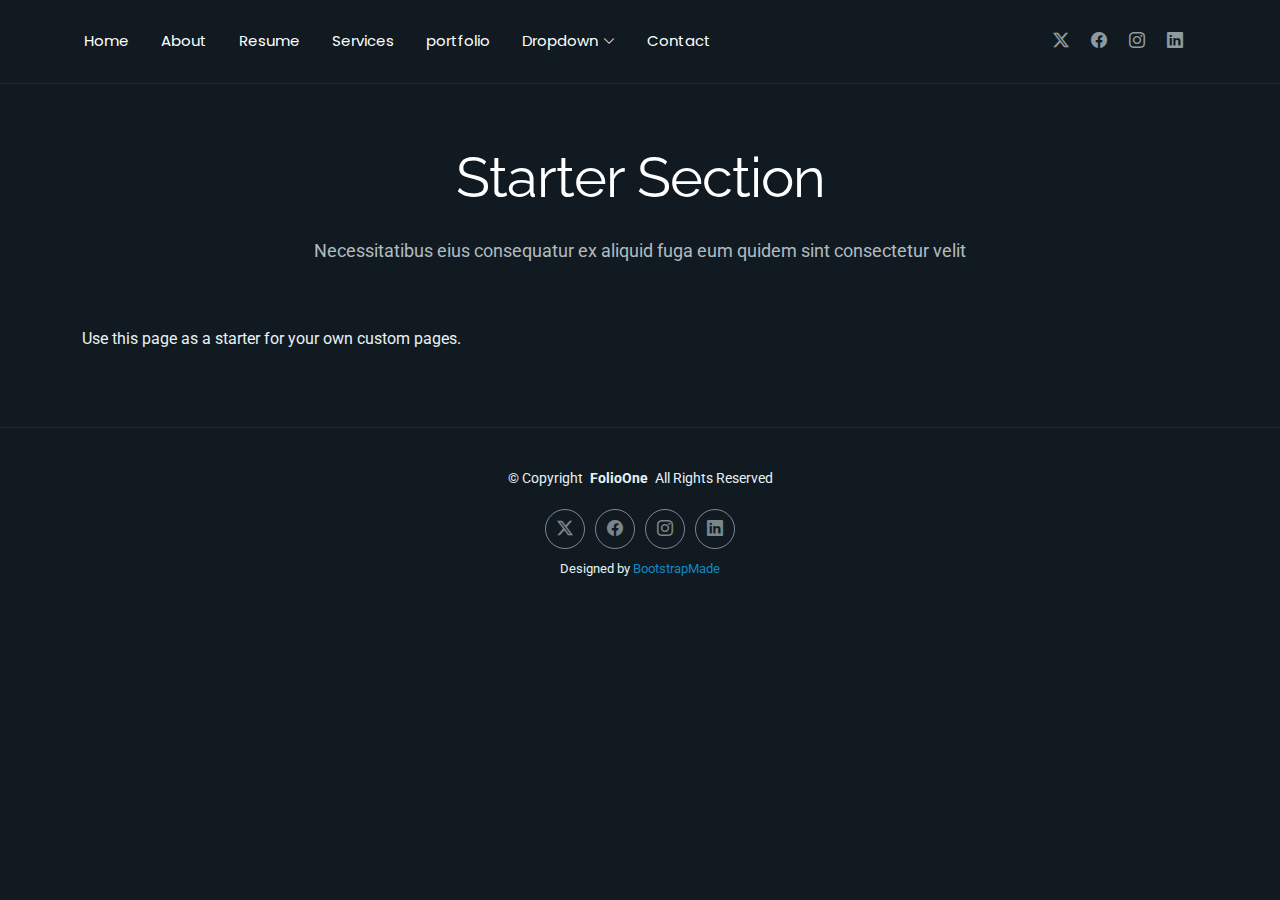
<file: starter-page.html>
<!DOCTYPE html>
<html lang="en">

<head>
  <meta charset="utf-8">
  <meta content="width=device-width, initial-scale=1.0" name="viewport">
  <title>Starter Page - FolioOne Bootstrap Template</title>
  <meta name="description" content="">
  <meta name="keywords" content="">

  <!-- Favicons -->
  <link href="assets/img/favicon.png" rel="icon">
  <link href="assets/img/apple-touch-icon.png" rel="apple-touch-icon">

  <!-- Fonts -->
  <link href="https://fonts.googleapis.com" rel="preconnect">
  <link href="https://fonts.gstatic.com" rel="preconnect" crossorigin>
  <link href="https://fonts.googleapis.com/css2?family=Roboto:ital,wght@0,100;0,300;0,400;0,500;0,700;0,900;1,100;1,300;1,400;1,500;1,700;1,900&family=Poppins:ital,wght@0,100;0,200;0,300;0,400;0,500;0,600;0,700;0,800;0,900;1,100;1,200;1,300;1,400;1,500;1,600;1,700;1,800;1,900&family=Raleway:ital,wght@0,100;0,200;0,300;0,400;0,500;0,600;0,700;0,800;0,900;1,100;1,200;1,300;1,400;1,500;1,600;1,700;1,800;1,900&display=swap" rel="stylesheet">

  <!-- Vendor CSS Files -->
  <link href="assets/vendor/bootstrap/css/bootstrap.min.css" rel="stylesheet">
  <link href="assets/vendor/bootstrap-icons/bootstrap-icons.css" rel="stylesheet">
  <link href="assets/vendor/aos/aos.css" rel="stylesheet">
  <link href="assets/vendor/swiper/swiper-bundle.min.css" rel="stylesheet">
  <link href="assets/vendor/glightbox/css/glightbox.min.css" rel="stylesheet">

  <!-- Main CSS File -->
  <link href="assets/css/main.css" rel="stylesheet">

  <!-- =======================================================
  * Template Name: FolioOne
  * Template URL: https://bootstrapmade.com/folioone-bootstrap-portfolio-website-template/
  * Updated: Aug 23 2025 with Bootstrap v5.3.7
  * Author: BootstrapMade.com
  * License: https://bootstrapmade.com/license/
  ======================================================== -->
</head>

<body class="starter-page-page">

  <header id="header" class="header d-flex align-items-center light-background sticky-top">
    <div class="container position-relative d-flex align-items-center justify-content-between">

      <!-- <a href="index.html" class="logo d-flex align-items-center me-auto me-xl-0">
      <img src="assets/img/logo.webp" alt="">
      <h1 class="sitename">FolioOne</h1> 
    </a> -->

      <nav id="navmenu" class="navmenu">
        <ul>
          <li><a href="index.html">Home</a></li>
          <li><a href="about.html">About</a></li>
          <li><a href="resume.html">Resume</a></li>
          <li><a href="services.html">Services</a></li>
          <li><a href="portfolio.html">portfolio</a></li>
          <li class="dropdown"><a href="#"><span>Dropdown</span> <i class="bi bi-chevron-down toggle-dropdown"></i></a>
            <ul>
              <li><a href="#">Dropdown 1</a></li>
              <li class="dropdown"><a href="#"><span>Deep Dropdown</span> <i class="bi bi-chevron-down toggle-dropdown"></i></a>
                <ul>
                  <li><a href="#">Deep Dropdown 1</a></li>
                  <li><a href="#">Deep Dropdown 2</a></li>
                  <li><a href="#">Deep Dropdown 3</a></li>
                  <li><a href="#">Deep Dropdown 4</a></li>
                  <li><a href="#">Deep Dropdown 5</a></li>
                </ul>
              </li>
              <li><a href="#">Dropdown 2</a></li>
              <li><a href="#">Dropdown 3</a></li>
              <li><a href="#">Dropdown 4</a></li>
            </ul>
          </li>
          <li><a href="contact.html">Contact</a></li>
        </ul>
        <i class="mobile-nav-toggle d-xl-none bi bi-list"></i>
      </nav>

      <div class="header-social-links">
        <a href="#" class="twitter"><i class="bi bi-twitter-x"></i></a>
        <a href="#" class="facebook"><i class="bi bi-facebook"></i></a>
        <a href="#" class="instagram"><i class="bi bi-instagram"></i></a>
        <a href="#" class="linkedin"><i class="bi bi-linkedin"></i></a>
      </div>

    </div>
  </header>

  <main class="main">

    <!-- Starter Section Section -->
    <section id="starter-section" class="starter-section section">

      <!-- Section Title -->
      <div class="container section-title" data-aos="fade-up">
        <h2>Starter Section</h2>
        <p>Necessitatibus eius consequatur ex aliquid fuga eum quidem sint consectetur velit</p>
      </div><!-- End Section Title -->

      <div class="container" data-aos="fade-up">
        <p>Use this page as a starter for your own custom pages.</p>
      </div>

    </section><!-- /Starter Section Section -->

  </main>

  <footer id="footer" class="footer">

    <div class="container">
      <div class="copyright text-center ">
        <p>© <span>Copyright</span> <strong class="px-1 sitename">FolioOne</strong> <span>All Rights Reserved<br></span></p>
      </div>
      <div class="social-links d-flex justify-content-center">
        <a href=""><i class="bi bi-twitter-x"></i></a>
        <a href=""><i class="bi bi-facebook"></i></a>
        <a href=""><i class="bi bi-instagram"></i></a>
        <a href=""><i class="bi bi-linkedin"></i></a>
      </div>
      <div class="credits">
        <!-- All the links in the footer should remain intact. -->
        <!-- You can delete the links only if you've purchased the pro version. -->
        <!-- Licensing information: https://bootstrapmade.com/license/ -->
        <!-- Purchase the pro version with working PHP/AJAX contact form: [buy-url] -->
        Designed by <a href="https://bootstrapmade.com/">BootstrapMade</a>
      </div>
    </div>

  </footer>

  <!-- Scroll Top -->
  <a href="#" id="scroll-top" class="scroll-top d-flex align-items-center justify-content-center"><i class="bi bi-arrow-up-short"></i></a>

  <!-- Preloader -->
  <div id="preloader"></div>

  <!-- Vendor JS Files -->
  <script src="assets/vendor/bootstrap/js/bootstrap.bundle.min.js"></script>
  <script src="assets/vendor/php-email-form/validate.js"></script>
  <script src="assets/vendor/aos/aos.js"></script>
  <script src="assets/vendor/typed.js/typed.umd.js"></script>
  <script src="assets/vendor/waypoints/noframework.waypoints.js"></script>
  <script src="assets/vendor/purecounter/purecounter_vanilla.js"></script>
  <script src="assets/vendor/swiper/swiper-bundle.min.js"></script>
  <script src="assets/vendor/imagesloaded/imagesloaded.pkgd.min.js"></script>
  <script src="assets/vendor/isotope-layout/isotope.pkgd.min.js"></script>
  <script src="assets/vendor/glightbox/js/glightbox.min.js"></script>

  <!-- Main JS File -->
  <script src="assets/js/main.js"></script>

</body>

</html>
</file>
<file: assets/css/main.css>
/**
* Template Name: FolioOne
* Template URL: https://bootstrapmade.com/folioone-bootstrap-portfolio-website-template/
* Updated: Aug 23 2025 with Bootstrap v5.3.7
* Author: BootstrapMade.com
* License: https://bootstrapmade.com/license/
*/

/*--------------------------------------------------------------
# Font & Color Variables
# Help: https://bootstrapmade.com/color-system/
--------------------------------------------------------------*/
/* Fonts */
:root {
  --default-font: "Roboto",  system-ui, -apple-system, "Segoe UI", Roboto, "Helvetica Neue", Arial, "Noto Sans", "Liberation Sans", sans-serif, "Apple Color Emoji", "Segoe UI Emoji", "Segoe UI Symbol", "Noto Color Emoji";
  --heading-font: "Raleway",  sans-serif;
  --nav-font: "Poppins",  sans-serif;
}

/* Global Colors - The following color variables are used throughout the website. Updating them here will change the color scheme of the entire website */
:root { 
  --background-color: #101a20; /* Background color for the entire website, including individual sections */
  --default-color: #e7f2f7; /* Default color used for the majority of the text content across the entire website */
  --heading-color: #ffffff; /* Color for headings, subheadings and title throughout the website */
  --accent-color: #1387c1; /* Accent color that represents your brand on the website. It's used for buttons, links, and other elements that need to stand out */
  --surface-color: #141f26; /* The surface color is used as a background of boxed elements within sections, such as cards, icon boxes, or other elements that require a visual separation from the global background. */
  --contrast-color: #ffffff; /* Contrast color for text, ensuring readability against backgrounds of accent, heading, or default colors. */
}

/* Nav Menu Colors - The following color variables are used specifically for the navigation menu. They are separate from the global colors to allow for more customization options */
:root {
  --nav-color: #ffffff;  /* The default color of the main navmenu links */
  --nav-hover-color: #1387c1; /* Applied to main navmenu links when they are hovered over or active */
  --nav-mobile-background-color: #213642; /* Used as the background color for mobile navigation menu */
  --nav-dropdown-background-color: #051117; /* Used as the background color for dropdown items that appear when hovering over primary navigation items */
  --nav-dropdown-color: #e7f2f7; /* Used for navigation links of the dropdown items in the navigation menu. */
  --nav-dropdown-hover-color: #1387c1; /* Similar to --nav-hover-color, this color is applied to dropdown navigation links when they are hovered over. */
}

/* Color Presets - These classes override global colors when applied to any section or element, providing reuse of the sam color scheme. */

.light-background {
  --background-color: #142027;
  --surface-color: #325264;
}

.dark-background {
  --background-color: #0b1419;
  --default-color: #ffffff;
  --heading-color: #ffffff;
  --surface-color: #252525;
  --contrast-color: #ffffff;
}

/* Smooth scroll */
:root {
  scroll-behavior: smooth;
}

/*--------------------------------------------------------------
# General Styling & Shared Classes
--------------------------------------------------------------*/
body {
  color: var(--default-color);
  background-color: var(--background-color);
  font-family: var(--default-font);
}

a {
  color: var(--accent-color);
  text-decoration: none;
  transition: 0.3s;
}

a:hover {
  color: color-mix(in srgb, var(--accent-color), transparent 25%);
  text-decoration: none;
}

h1,
h2,
h3,
h4,
h5,
h6 {
  color: var(--heading-color);
  font-family: var(--heading-font);
}

/* PHP Email Form Messages
------------------------------*/
.php-email-form .error-message {
  display: none;
  background: #df1529;
  color: #ffffff;
  text-align: left;
  padding: 15px;
  margin-bottom: 24px;
  font-weight: 600;
}

.php-email-form .sent-message {
  display: none;
  color: #ffffff;
  background: #059652;
  text-align: center;
  padding: 15px;
  margin-bottom: 24px;
  font-weight: 600;
}

.php-email-form .loading {
  display: none;
  background: var(--surface-color);
  text-align: center;
  padding: 15px;
  margin-bottom: 24px;
}

.php-email-form .loading:before {
  content: "";
  display: inline-block;
  border-radius: 50%;
  width: 24px;
  height: 24px;
  margin: 0 10px -6px 0;
  border: 3px solid var(--accent-color);
  border-top-color: var(--surface-color);
  animation: php-email-form-loading 1s linear infinite;
}

@keyframes php-email-form-loading {
  0% {
    transform: rotate(0deg);
  }

  100% {
    transform: rotate(360deg);
  }
}

/*--------------------------------------------------------------
# Global Header
--------------------------------------------------------------*/
.header {
  --background-color: rgba(255, 255, 255, 0);
  color: var(--default-color);
  background-color: var(--background-color);
  padding: 15px 0;
  transition: all 0.5s;
  z-index: 997;
  border-bottom: 1px solid color-mix(in srgb, var(--default-color), transparent 92%);
}

.header .logo {
  line-height: 1;
}

.header .logo img {
  max-height: 36px;
  margin-right: 8px;
}

.header .logo h1 {
  font-size: 32px;
  margin: 0;
  font-weight: 400;
  color: var(--heading-color);
}

.header .header-social-links {
  padding-right: 15px;
}

.header .header-social-links a {
  color: color-mix(in srgb, var(--default-color), transparent 40%);
  padding-left: 6px;
  display: inline-block;
  transition: 0.3s;
  font-size: 16px;
}

.header .header-social-links a:hover {
  color: var(--default-color);
}

.header .header-social-links a i {
  line-height: 0px;
}

@media (max-width: 1200px) {
  .header .logo {
    order: 1;
  }

  .header .header-social-links {
    order: 2;
  }

  .header .navmenu {
    order: 3;
  }
}

/* Global Header on Scroll
------------------------------*/
.scrolled .header {
  --background-color: rgba(16, 26, 32, 0.9);
}

/*--------------------------------------------------------------
# Navigation Menu
--------------------------------------------------------------*/
/* Desktop Navigation */
@media (min-width: 1200px) {
  .navmenu {
    padding: 0;
  }

  .navmenu ul {
    margin: 0;
    padding: 0;
    display: flex;
    list-style: none;
    align-items: center;
  }

  .navmenu li {
    position: relative;
  }

  .navmenu>ul>li {
    white-space: nowrap;
    padding: 15px 28px 15px 0;
  }

  .navmenu>ul>li:last-child {
    padding-right: 0;
  }

  .navmenu a,
  .navmenu a:focus {
    color: var(--nav-color);
    font-size: 15px;
    padding: 0 2px;
    font-family: var(--nav-font);
    font-weight: 400;
    display: flex;
    align-items: center;
    justify-content: space-between;
    white-space: nowrap;
    transition: 0.3s;
    position: relative;
  }

  .navmenu a i,
  .navmenu a:focus i {
    font-size: 12px;
    line-height: 0;
    margin-left: 5px;
    transition: 0.3s;
  }

  .navmenu>ul>li>a:before {
    content: "";
    position: absolute;
    height: 2px;
    bottom: -6px;
    left: 0;
    background-color: var(--nav-hover-color);
    visibility: hidden;
    width: 0px;
    transition: all 0.3s ease-in-out 0s;
  }

  .navmenu a:hover:before,
  .navmenu li:hover>a:before,
  .navmenu .active:before {
    visibility: visible;
    width: 25px;
  }

  .navmenu li:hover>a,
  .navmenu .active,
  .navmenu .active:focus {
    color: var(--nav-hover-color);
  }

  .navmenu .dropdown ul {
    margin: 0;
    padding: 10px 0;
    background: var(--nav-dropdown-background-color);
    display: block;
    position: absolute;
    visibility: hidden;
    left: -5px;
    top: 130%;
    opacity: 0;
    transition: 0.3s;
    border-radius: 4px;
    z-index: 99;
    box-shadow: 0px 0px 30px rgba(0, 0, 0, 0.1);
  }

  .navmenu .dropdown ul li {
    min-width: 200px;
  }

  .navmenu .dropdown ul a {
    padding: 10px 20px;
    font-size: 15px;
    text-transform: none;
    color: var(--nav-dropdown-color);
  }

  .navmenu .dropdown ul a i {
    font-size: 12px;
  }

  .navmenu .dropdown ul a:hover,
  .navmenu .dropdown ul .active:hover,
  .navmenu .dropdown ul li:hover>a {
    color: var(--nav-dropdown-hover-color);
  }

  .navmenu .dropdown:hover>ul {
    opacity: 1;
    top: 100%;
    visibility: visible;
  }

  .navmenu .dropdown .dropdown ul {
    top: 0;
    left: -90%;
    visibility: hidden;
  }

  .navmenu .dropdown .dropdown:hover>ul {
    opacity: 1;
    top: 0;
    left: -100%;
    visibility: visible;
  }
}

/* Mobile Navigation */
@media (max-width: 1199px) {
  .mobile-nav-toggle {
    color: var(--nav-color);
    font-size: 28px;
    line-height: 0;
    margin-right: 10px;
    cursor: pointer;
    transition: color 0.3s;
  }

  .navmenu {
    padding: 0;
    z-index: 9997;
  }

  .navmenu ul {
    display: none;
    list-style: none;
    position: absolute;
    inset: 60px 20px 20px 20px;
    padding: 10px 0;
    margin: 0;
    border-radius: 6px;
    background-color: var(--nav-mobile-background-color);
    border: 1px solid color-mix(in srgb, var(--default-color), transparent 90%);
    box-shadow: none;
    overflow-y: auto;
    transition: 0.3s;
    z-index: 9998;
  }

  .navmenu a,
  .navmenu a:focus {
    color: var(--nav-dropdown-color);
    padding: 10px 20px;
    font-family: var(--nav-font);
    font-size: 17px;
    font-weight: 500;
    display: flex;
    align-items: center;
    justify-content: space-between;
    white-space: nowrap;
    transition: 0.3s;
  }

  .navmenu a i,
  .navmenu a:focus i {
    font-size: 12px;
    line-height: 0;
    margin-left: 5px;
    width: 30px;
    height: 30px;
    display: flex;
    align-items: center;
    justify-content: center;
    border-radius: 50%;
    transition: 0.3s;
    background-color: color-mix(in srgb, var(--accent-color), transparent 90%);
  }

  .navmenu a i:hover,
  .navmenu a:focus i:hover {
    background-color: var(--accent-color);
    color: var(--contrast-color);
  }

  .navmenu a:hover,
  .navmenu .active,
  .navmenu .active:focus {
    color: var(--nav-dropdown-hover-color);
  }

  .navmenu .active i,
  .navmenu .active:focus i {
    background-color: var(--accent-color);
    color: var(--contrast-color);
    transform: rotate(180deg);
  }

  .navmenu .dropdown ul {
    position: static;
    display: none;
    z-index: 99;
    padding: 10px 0;
    margin: 10px 20px;
    background-color: var(--nav-dropdown-background-color);
    transition: all 0.5s ease-in-out;
  }

  .navmenu .dropdown ul ul {
    background-color: rgba(33, 37, 41, 0.1);
  }

  .navmenu .dropdown>.dropdown-active {
    display: block;
    background-color: rgba(33, 37, 41, 0.03);
  }

  .mobile-nav-active {
    overflow: hidden;
  }

  .mobile-nav-active .mobile-nav-toggle {
    color: #fff;
    position: absolute;
    font-size: 32px;
    top: 15px;
    right: 15px;
    margin-right: 0;
    z-index: 9999;
  }

  .mobile-nav-active .navmenu {
    position: fixed;
    overflow: hidden;
    inset: 0;
    background: rgba(33, 37, 41, 0.8);
    transition: 0.3s;
  }

  .mobile-nav-active .navmenu>ul {
    display: block;
  }
}

/*--------------------------------------------------------------
# Global Footer
--------------------------------------------------------------*/
.footer {
  color: var(--default-color);
  background-color: var(--background-color);
  font-size: 14px;
  padding: 40px 0;
  position: relative;
  border-top: 1px solid color-mix(in srgb, var(--default-color), transparent 92%);
}

.footer .copyright p {
  margin-bottom: 0;
}

.footer .social-links {
  margin-top: 20px;
}

.footer .social-links a {
  display: flex;
  align-items: center;
  justify-content: center;
  width: 40px;
  height: 40px;
  border-radius: 50%;
  border: 1px solid color-mix(in srgb, var(--default-color), transparent 50%);
  font-size: 16px;
  color: color-mix(in srgb, var(--default-color), transparent 50%);
  margin: 0 5px;
  transition: 0.3s;
}

.footer .social-links a:hover {
  color: var(--accent-color);
  border-color: var(--accent-color);
}

.footer .credits {
  margin-top: 10px;
  font-size: 13px;
  text-align: center;
}

/*--------------------------------------------------------------
# Preloader
--------------------------------------------------------------*/
#preloader {
  position: fixed;
  inset: 0;
  z-index: 9999;
  overflow: hidden;
  background-color: var(--background-color);
  transition: all 0.6s ease-out;
  width: 100%;
  height: 100vh;
}

#preloader:before,
#preloader:after {
  content: "";
  position: absolute;
  border: 4px solid var(--accent-color);
  border-radius: 50%;
  animation: animate-preloader 2s cubic-bezier(0, 0.2, 0.8, 1) infinite;
}

#preloader:after {
  animation-delay: -0.5s;
}

@keyframes animate-preloader {
  0% {
    width: 10px;
    height: 10px;
    top: calc(50% - 5px);
    left: calc(50% - 5px);
    opacity: 1;
  }

  100% {
    width: 72px;
    height: 72px;
    top: calc(50% - 36px);
    left: calc(50% - 36px);
    opacity: 0;
  }
}

/*--------------------------------------------------------------
# Scroll Top Button
--------------------------------------------------------------*/
.scroll-top {
  position: fixed;
  visibility: hidden;
  opacity: 0;
  right: 15px;
  bottom: -15px;
  z-index: 99999;
  background-color: var(--accent-color);
  width: 44px;
  height: 44px;
  border-radius: 50px;
  transition: all 0.4s;
}

.scroll-top i {
  font-size: 24px;
  color: var(--contrast-color);
  line-height: 0;
}

.scroll-top:hover {
  background-color: color-mix(in srgb, var(--accent-color), transparent 20%);
  color: var(--contrast-color);
}

.scroll-top.active {
  visibility: visible;
  opacity: 1;
  bottom: 15px;
}

/*--------------------------------------------------------------
# Disable aos animation delay on mobile devices
--------------------------------------------------------------*/
@media screen and (max-width: 768px) {
  [data-aos-delay] {
    transition-delay: 0 !important;
  }
}

/*--------------------------------------------------------------
# Global Page Titles & Breadcrumbs
--------------------------------------------------------------*/
.page-title {
  color: var(--default-color);
  background-color: var(--background-color);
  position: relative;
}

.page-title .heading {
  padding: 80px 0;
  border-top: 1px solid color-mix(in srgb, var(--default-color), transparent 90%);
}

.page-title .heading h1 {
  font-size: 38px;
  font-weight: 700;
}

.page-title nav {
  background-color: color-mix(in srgb, var(--default-color), transparent 96%);
  padding: 20px 0;
}

.page-title nav ol {
  display: flex;
  flex-wrap: wrap;
  list-style: none;
  padding: 0;
  margin: 0;
  font-size: 16px;
  font-weight: 400;
}

.page-title nav ol li+li {
  padding-left: 10px;
}

.page-title nav ol li+li::before {
  content: "/";
  display: inline-block;
  padding-right: 10px;
  color: color-mix(in srgb, var(--default-color), transparent 70%);
}

/*--------------------------------------------------------------
# Global Sections
--------------------------------------------------------------*/
section,
.section {
  color: var(--default-color);
  background-color: var(--background-color);
  padding: 60px 0;
  scroll-margin-top: 100px;
  overflow: clip;
}

@media (max-width: 1199px) {

  section,
  .section {
    scroll-margin-top: 66px;
  }
}

/*--------------------------------------------------------------
# Global Section Titles
--------------------------------------------------------------*/
.section-title {
  text-align: center;
  padding-bottom: 60px;
  position: relative;
}

.section-title h2 {
  font-size: 3.5rem;
  font-weight: 400;
  line-height: 1.2;
  color: var(--heading-color);
  margin-bottom: 1.5rem;
  letter-spacing: -1px;
}

@media (max-width: 768px) {
  .section-title h2 {
    font-size: 2.5rem;
  }
}

.section-title p {
  font-size: 1.125rem;
  line-height: 1.8;
  color: color-mix(in srgb, var(--default-color), transparent 25%);
  max-width: 900px;
  margin: 0 auto;
  text-wrap: balance;
}

/*--------------------------------------------------------------
# Hero Section
--------------------------------------------------------------*/
.hero {
  padding: 80px 0;
  min-height: 100vh;
  display: flex;
  align-items: center;
}

.hero .hero-content h1 {
  font-size: 3.5rem;
  font-weight: 700;
  margin-bottom: 1rem;
  line-height: 1.2;
}

.hero .hero-content h1 .highlight {
  color: var(--accent-color);
  position: relative;
}

.hero .hero-content h1 .highlight::after {
  content: "";
  position: absolute;
  bottom: 0;
  left: 0;
  width: 100%;
  height: 3px;
  background: linear-gradient(90deg, var(--accent-color), color-mix(in srgb, var(--accent-color), transparent 50%));
  border-radius: 2px;
}

@media (max-width: 768px) {
  .hero .hero-content h1 {
    font-size: 2.5rem;
  }
}

.hero .hero-content h2 {
  font-size: 1.5rem;
  font-weight: 400;
  margin-bottom: 2rem;
  color: color-mix(in srgb, var(--default-color), transparent 20%);
}

.hero .hero-content h2 .typed {
  color: var(--accent-color);
  font-weight: 600;
}

@media (max-width: 768px) {
  .hero .hero-content h2 {
    font-size: 1.25rem;
  }
}

.hero .hero-content p {
  font-size: 1.1rem;
  line-height: 1.6;
  margin-bottom: 2.5rem;
  color: color-mix(in srgb, var(--default-color), transparent 30%);
}

.hero .hero-actions {
  display: flex;
  gap: 1rem;
  margin-bottom: 3rem;
}

.hero .hero-actions .btn {
  padding: 12px 30px;
  border-radius: 50px;
  font-weight: 600;
  text-decoration: none;
  transition: all 0.3s ease;
  border: 2px solid;
}

.hero .hero-actions .btn.btn-primary {
  background: var(--accent-color);
  color: var(--contrast-color);
  border-color: var(--accent-color);
}

.hero .hero-actions .btn.btn-primary:hover {
  background: color-mix(in srgb, var(--accent-color), black 15%);
  border-color: color-mix(in srgb, var(--accent-color), black 15%);
  transform: translateY(-2px);
}

.hero .hero-actions .btn.btn-outline {
  background: transparent;
  color: var(--accent-color);
  border-color: var(--accent-color);
}

.hero .hero-actions .btn.btn-outline:hover {
  transform: translateY(-2px);
}

@media (max-width: 576px) {
  .hero .hero-actions {
    flex-direction: column;
  }

  .hero .hero-actions .btn {
    text-align: center;
  }
}

.hero .social-links {
  display: flex;
  gap: 1rem;
}

.hero .social-links a {
  width: 45px;
  height: 45px;
  background: var(--surface-color);
  border-radius: 50%;
  display: flex;
  align-items: center;
  justify-content: center;
  color: var(--default-color);
  font-size: 1.2rem;
  transition: all 0.3s ease;
}

.hero .social-links a:hover {
  background: var(--accent-color);
  color: var(--contrast-color);
  transform: translateY(-3px);
  box-shadow: 0 8px 25px color-mix(in srgb, var(--accent-color), transparent 70%);
}

.hero .hero-image {
  position: relative;
}

.hero .hero-image .image-wrapper {
  position: relative;
  max-width: 450px;
  margin: 0 auto;
}

.hero .hero-image .image-wrapper img {
  border-radius: 20px;
  box-shadow: 0 5px 15px color-mix(in srgb, var(--default-color), transparent 95%);
  transition: transform 0.3s ease;
}

.hero .hero-image .image-wrapper img:hover {
  transform: scale(1.02);
}

.hero .hero-image .floating-elements {
  position: absolute;
  top: 0;
  left: 0;
  right: 0;
  bottom: 0;
  pointer-events: none;
}

.hero .hero-image .floating-elements .floating-card {
  position: absolute;
  background: var(--surface-color);
  padding: 15px 20px;
  border-radius: 15px;
  box-shadow: 0 10px 30px color-mix(in srgb, var(--default-color), transparent 90%);
  display: flex;
  align-items: center;
  gap: 10px;
  font-weight: 600;
  animation: float 3s ease-in-out infinite;
}

.hero .hero-image .floating-elements .floating-card i {
  font-size: 1.5rem;
  color: var(--accent-color);
}

.hero .hero-image .floating-elements .floating-card.design {
  top: 10%;
  right: -10%;
  animation-delay: 0s;
}

.hero .hero-image .floating-elements .floating-card.code {
  bottom: 30%;
  left: -15%;
  animation-delay: 1s;
}

.hero .hero-image .floating-elements .floating-card.creativity {
  top: 60%;
  right: -5%;
  animation-delay: 2s;
}

@media (max-width: 992px) {
  .hero .hero-image .floating-elements .floating-card {
    display: none;
  }
}

@keyframes float {

  0%,
  100% {
    transform: translateY(0px);
  }

  50% {
    transform: translateY(-10px);
  }
}

@media (max-width: 992px) {
  .hero .hero-content {
    text-align: center;
    margin-bottom: 3rem;
  }
}

/*--------------------------------------------------------------
# About Section
--------------------------------------------------------------*/
.about .intro-content .eyebrow {
  display: inline-block;
  letter-spacing: 0.12em;
  text-transform: uppercase;
  font-size: 12px;
  color: color-mix(in srgb, var(--default-color), transparent 40%);
  margin-bottom: 16px;
}

.about .intro-content .headline {
  font-family: var(--heading-font);
  font-weight: 300;
  line-height: 1.2;
  font-size: clamp(28px, 4vw, 44px);
  margin: 0 0 24px 0;
}

.about .intro-content .lead {
  font-size: 18px;
  line-height: 1.8;
  color: color-mix(in srgb, var(--default-color), transparent 10%);
  margin-bottom: 24px;
}

.about .intro-content p {
  line-height: 1.8;
  margin-bottom: 24px;
  color: color-mix(in srgb, var(--default-color), transparent 5%);
}

.about .intro-content .cta-group {
  display: flex;
  gap: 24px;
  align-items: center;
  margin-top: 24px;
}

.about .intro-content .cta-group .btn-ghost {
  display: inline-flex;
  align-items: center;
  gap: 8px;
  padding: 12px 18px;
  border-radius: 6px;
  color: var(--accent-color);
  background: color-mix(in srgb, var(--accent-color), transparent 92%);
  border: 1px solid color-mix(in srgb, var(--accent-color), transparent 70%);
  transition: 0.3s ease-in-out;
}

.about .intro-content .cta-group .btn-ghost:hover,
.about .intro-content .cta-group .btn-ghost:focus {
  color: var(--contrast-color);
  background: var(--accent-color);
  border-color: var(--accent-color);
  outline: none;
  box-shadow: 0 0 0 3px color-mix(in srgb, var(--accent-color), transparent 70%);
}

.about .intro-content .cta-group .link-underline {
  display: inline-flex;
  align-items: center;
  gap: 8px;
  position: relative;
  color: var(--accent-color);
  padding-bottom: 4px;
  transition: 0.3s ease-in-out;
}

.about .intro-content .cta-group .link-underline::after {
  content: "";
  position: absolute;
  left: 0;
  right: 0;
  bottom: 0;
  height: 1px;
  background: color-mix(in srgb, var(--accent-color), transparent 40%);
  transform: scaleX(0.4);
  transform-origin: left;
  transition: 0.3s ease-in-out;
}

.about .intro-content .cta-group .link-underline:hover,
.about .intro-content .cta-group .link-underline:focus {
  color: color-mix(in srgb, var(--accent-color), transparent 10%);
  outline: none;
}

.about .intro-content .cta-group .link-underline:hover::after,
.about .intro-content .cta-group .link-underline:focus::after {
  transform: scaleX(1);
}

.about .profile-figure {
  margin: 0;
}

.about .profile-figure .profile-photo {
  width: 88%;
  max-width: 440px;
  border-radius: 18px;
  box-shadow: 0 10px 30px color-mix(in srgb, var(--default-color), transparent 92%);
  transform: translateY(0);
  transition: transform 0.3s ease-in-out;
}

.about .profile-figure .profile-caption {
  margin-top: 24px;
  display: flex;
  align-items: center;
  justify-content: center;
}

.about .profile-figure .profile-caption .meta {
  font-size: 14px;
  color: color-mix(in srgb, var(--default-color), transparent 20%);
}

.about .profile-figure .profile-caption .meta .funfact {
  font-size: 13px;
  margin-top: 4px;
  color: color-mix(in srgb, var(--default-color), transparent 35%);
}

.about .profile-figure:hover .profile-photo {
  transform: translateY(-4px);
}

.about .skill-item {
  padding: 24px;
  border-radius: 6px;
  transition: 0.3s ease-in-out;
  background: color-mix(in srgb, var(--surface-color), var(--accent-color) 2%);
  border: 1px solid color-mix(in srgb, var(--default-color), transparent 88%);
  height: 100%;
}

.about .skill-item i {
  font-size: 24px;
  color: var(--accent-color);
  margin-bottom: 16px;
  display: inline-block;
}

.about .skill-item h3 {
  font-size: 16px;
  margin-bottom: 6px;
  font-weight: 500;
}

.about .skill-item p {
  margin: 0;
  font-size: 14px;
  color: color-mix(in srgb, var(--default-color), transparent 25%);
}

.about .skill-item:hover {
  transform: translateY(-3px);
  border-color: color-mix(in srgb, var(--accent-color), transparent 60%);
  box-shadow: 0 10px 30px color-mix(in srgb, var(--default-color), transparent 92%);
}

.about .timeline-item {
  position: relative;
  padding-left: 26px;
}

.about .timeline-item time {
  display: inline-block;
  font-size: 12px;
  letter-spacing: 0.08em;
  text-transform: uppercase;
  color: color-mix(in srgb, var(--default-color), transparent 45%);
  margin-bottom: 6px;
}

.about .timeline-item h4 {
  font-size: 18px;
  font-weight: 400;
  margin: 0 0 6px;
}

.about .timeline-item p {
  font-size: 14px;
  color: color-mix(in srgb, var(--default-color), transparent 25%);
  margin: 0;
}

.about .timeline-item .dot {
  position: absolute;
  left: 0;
  top: 4px;
  width: 10px;
  height: 10px;
  border-radius: 50%;
  background: var(--accent-color);
  box-shadow: 0 0 0 6px color-mix(in srgb, var(--accent-color), transparent 80%);
}

.about .personal-quote {
  padding: 24px 0;
}

.about .personal-quote p {
  font-family: var(--heading-font);
  font-weight: 300;
  font-size: clamp(20px, 3vw, 28px);
  line-height: 1.5;
  color: color-mix(in srgb, var(--default-color), transparent 5%);
  margin: 0 auto;
  max-width: 800px;
}

.about .fact-pill {
  display: flex;
  align-items: center;
  justify-content: center;
  gap: 10px;
  padding: 10px 14px;
  border-radius: 999px;
  border: 1px solid color-mix(in srgb, var(--default-color), transparent 85%);
  background: var(--surface-color);
  color: color-mix(in srgb, var(--default-color), transparent 10%);
  transition: 0.3s ease-in-out;
}

.about .fact-pill i {
  color: var(--accent-color);
}

.about .fact-pill span {
  font-size: 14px;
}

.about .fact-pill:hover {
  transform: translateY(-2px);
  border-color: color-mix(in srgb, var(--accent-color), transparent 60%);
  box-shadow: 0 10px 30px color-mix(in srgb, var(--default-color), transparent 92%);
}

.about .fact-pill:focus-within {
  box-shadow: 0 0 0 3px color-mix(in srgb, var(--accent-color), transparent 70%);
}

@media (max-width: 992px) {
  .about .profile-figure {
    text-align: center !important;
  }

  .about .profile-figure .profile-photo {
    width: 72%;
  }

  .about .intro-content .cta-group {
    flex-wrap: wrap;
  }
}

@media (max-width: 576px) {
  .about .profile-figure .profile-photo {
    width: 100%;
  }
}

/*--------------------------------------------------------------
# Skills Section
--------------------------------------------------------------*/
.skills .skill-box {
  background-color: var(--surface-color);
  padding: 2rem;
  border-radius: 8px;
  box-shadow: 0 0 20px rgba(0, 0, 0, 0.05);
}

.skills .skill-box h3 {
  font-size: 1.2rem;
  margin-bottom: 1rem;
  font-weight: 600;
}

.skills .skill-box p {
  font-size: 0.9rem;
  margin-bottom: 0.8rem;
  opacity: 0.6;
}

.skills .skill-box .progress {
  background-color: color-mix(in srgb, var(--accent-color), transparent 85%);
  border-radius: 50px;
  height: 8px;
  margin-top: 5px;
  overflow: hidden;
}

.skills .skill-box .progress .progress-bar {
  background-color: var(--accent-color);
  height: 100%;
  position: relative;
  border-radius: 50px;
  transition: 0.9s;
  width: 1px;
}

/*--------------------------------------------------------------
# Stats Section
--------------------------------------------------------------*/
.stats .avatars {
  position: relative;
}

.stats .avatars img {
  width: 60px;
  height: 60px;
  border: 3px solid var(--accent-color);
  margin-right: -15px;
  transition: transform 0.3s ease;
}

.stats .avatars img:hover {
  transform: translateY(-5px);
  z-index: 2;
}

.stats .counters h2 {
  color: var(--heading-color);
  font-size: 48px;
  font-weight: 700;
  margin-bottom: 10px;
}

.stats .counters h2 span {
  display: inline-block;
}

.stats .counters p {
  color: var(--default-color);
  font-size: 18px;
  margin: 0;
  opacity: 0.9;
}

@media (max-width: 991px) {
  .stats .row {
    text-align: center;
  }

  .stats .avatars {
    justify-content: center;
    margin-bottom: 40px;
  }

  .stats .counters h2 {
    font-size: 36px;
  }

  .stats .counters p {
    font-size: 16px;
  }

  .stats .counters .col-md-4 {
    margin-bottom: 30px;
  }

  .stats .counters .col-md-4:last-child {
    margin-bottom: 0;
  }
}

@media (max-width: 576px) {
  .stats {
    padding: 60px 0;
  }

  .stats .avatars {
    flex-wrap: wrap;
    justify-content: center;
  }

  .stats .avatars img {
    margin: 0 -8px;
  }
}

/*--------------------------------------------------------------
# Testimonials Section
--------------------------------------------------------------*/
.testimonials .testimonials-carousel,
.testimonials .testimonials-slider {
  overflow: hidden;
}

.testimonials .testimonial-item .testimonial-content {
  border-left: 3px solid var(--accent-color);
  padding-left: 30px;
}

.testimonials .testimonial-item .testimonial-img {
  border-radius: 50%;
  border: 4px solid var(--background-color);
  margin: 0 auto;
}

.testimonials .testimonial-item h3 {
  font-size: 20px;
  font-weight: bold;
  margin: 10px 0 5px 0;
}

.testimonials .testimonial-item h4 {
  font-size: 14px;
  color: color-mix(in srgb, var(--default-color), transparent 40%);
  margin: 0 0 10px 0;
}

.testimonials .testimonial-item .stars i {
  color: #ffc107;
  margin: 0 1px;
}

.testimonials .testimonial-item .quote-icon-left,
.testimonials .testimonial-item .quote-icon-right {
  color: color-mix(in srgb, var(--accent-color), transparent 50%);
  font-size: 26px;
  line-height: 0;
}

.testimonials .testimonial-item .quote-icon-left {
  display: inline-block;
  left: -5px;
  position: relative;
}

.testimonials .testimonial-item .quote-icon-right {
  display: inline-block;
  right: -5px;
  position: relative;
  top: 10px;
  transform: scale(-1, -1);
}

.testimonials .testimonial-item p {
  font-style: italic;
}

.testimonials .swiper-wrapper {
  height: auto;
}

.testimonials .swiper-pagination {
  margin-top: 30px;
  position: relative;
}

.testimonials .swiper-pagination .swiper-pagination-bullet {
  width: 12px;
  height: 12px;
  background-color: color-mix(in srgb, var(--default-color), transparent 85%);
  opacity: 1;
}

.testimonials .swiper-pagination .swiper-pagination-bullet-active {
  background-color: var(--accent-color);
}

/*--------------------------------------------------------------
# Resume Section
--------------------------------------------------------------*/
.resume .resume-item {
  margin-bottom: 3rem;
}

.resume .resume-item .resume-title {
  font-size: 1.75rem;
  font-weight: 700;
  margin-bottom: 1.5rem;
  padding-bottom: 1.5rem;
  position: relative;
  color: var(--heading-color);
}

.resume .resume-item .resume-title::after {
  content: "";
  position: absolute;
  display: block;
  width: 50px;
  height: 3px;
  background: var(--accent-color);
  bottom: 0;
  left: 0;
}

.resume .resume-item .resume-content {
  padding-left: 1.25rem;
  border-left: 2px solid color-mix(in srgb, var(--accent-color), transparent 85%);
}

.resume .resume-item article {
  position: relative;
  margin-bottom: 2.5rem;
}

.resume .resume-item article::before {
  content: "";
  position: absolute;
  width: 16px;
  height: 16px;
  border-radius: 50%;
  left: -1.8rem;
  top: 0.25rem;
  background: var(--background-color);
  border: 2px solid var(--accent-color);
}

.resume .resume-item article h4 {
  font-size: 1.25rem;
  font-weight: 600;
  margin-bottom: 0.5rem;
  color: var(--heading-color);
}

.resume .resume-item article h5 {
  font-size: 1rem;
  background: color-mix(in srgb, var(--accent-color), transparent 92%);
  padding: 0.375rem 0.75rem;
  display: inline-block;
  font-weight: 600;
  margin: 0.5rem 0;
  color: var(--accent-color);
  border-radius: 4px;
}

.resume .resume-item article .institution,
.resume .resume-item article .company {
  font-size: 1rem;
  margin-bottom: 1rem;
  color: color-mix(in srgb, var(--default-color), transparent 25%);
}

.resume .resume-item article p {
  margin-bottom: 1rem;
}

.resume .resume-item article ul {
  padding-left: 1.25rem;
  margin-bottom: 0;
}

.resume .resume-item article ul li {
  padding-bottom: 0.75rem;
  position: relative;
}

.resume .resume-item article ul li:last-child {
  padding-bottom: 0;
}

.resume .skill-item {
  margin-bottom: 2rem;
}

.resume .skill-item h4 {
  font-size: 1rem;
  font-weight: 600;
  margin-bottom: 0.75rem;
  color: var(--heading-color);
}

.resume .skill-item .progress {
  height: 0.75rem;
  background-color: color-mix(in srgb, var(--accent-color), transparent 92%);
  border-radius: 1rem;
  overflow: visible;
}

.resume .skill-item .progress .progress-bar {
  background-color: var(--accent-color);
  position: relative;
  border-radius: 1rem;
  width: 0;
  transition: width 1s ease;
}

.resume .skill-item .progress .progress-bar::after {
  content: attr(aria-valuenow) "%";
  position: absolute;
  right: 0;
  top: -1.75rem;
  font-size: 0.875rem;
  font-weight: 600;
  color: var(--accent-color);
}

@media (max-width: 991.98px) {
  .resume .resume-item {
    margin-bottom: 2rem;
  }
}

@media (max-width: 767.98px) {
  .resume .resume-content {
    padding-left: 1rem !important;
  }

  .resume article::before {
    left: -2rem !important;
  }
}

/*--------------------------------------------------------------
# Services Section
--------------------------------------------------------------*/
.services .service-item {
  display: flex;
  background-color: var(--surface-color);
  border-radius: 12px;
  padding: 2rem;
  height: 100%;
  position: relative;
  overflow: hidden;
  box-shadow: 0 5px 20px rgba(0, 0, 0, 0.03);
  transition: all 0.4s ease;
}

.services .service-item::before {
  content: "";
  position: absolute;
  left: 0;
  top: 0;
  height: 100%;
  width: 4px;
  background-color: var(--accent-color);
  transform: scaleY(0);
  transform-origin: bottom;
  transition: transform 0.4s cubic-bezier(0.65, 0, 0.35, 1);
}

.services .service-item:hover {
  box-shadow: 0 10px 30px rgba(0, 0, 0, 0.08);
  transform: translateY(-5px);
}

.services .service-item:hover::before {
  transform: scaleY(1);
}

.services .service-item:hover .service-icon {
  background-color: var(--accent-color);
  color: var(--contrast-color);
  transform: rotateY(180deg);
}

.services .service-item:hover .service-icon i {
  transform: rotateY(180deg);
}

.services .service-item:hover .service-link i {
  transform: translateX(5px);
}

.services .service-icon {
  flex-shrink: 0;
  width: 70px;
  height: 70px;
  border-radius: 12px;
  background-color: color-mix(in srgb, var(--accent-color), transparent 90%);
  color: var(--accent-color);
  display: flex;
  align-items: center;
  justify-content: center;
  margin-right: 1.5rem;
  transition: all 0.5s ease;
}

.services .service-icon i {
  font-size: 2rem;
  transition: transform 0.5s ease;
}

.services .service-content {
  flex-grow: 1;
}

.services .service-content h3 {
  font-size: 1.4rem;
  margin-bottom: 1rem;
  font-weight: 700;
  color: var(--heading-color);
}

.services .service-content p {
  margin-bottom: 1.25rem;
  color: color-mix(in srgb, var(--default-color), transparent 20%);
}

.services .service-link {
  display: inline-flex;
  align-items: center;
  color: var(--accent-color);
  font-weight: 600;
  text-decoration: none;
  transition: color 0.3s ease;
}

.services .service-link span {
  margin-right: 0.5rem;
}

.services .service-link i {
  transition: transform 0.3s ease;
}

.services .service-link:hover {
  color: color-mix(in srgb, var(--accent-color), transparent 25%);
}

@media (max-width: 767.98px) {
  .services .service-item {
    padding: 1.5rem;
    margin-bottom: 1rem;
  }

  .services .service-icon {
    width: 60px;
    height: 60px;
    margin-right: 1rem;
  }

  .services .service-icon i {
    font-size: 1.5rem;
  }

  .services .service-content h3 {
    font-size: 1.2rem;
    margin-bottom: 0.75rem;
  }

  .services .service-content p {
    margin-bottom: 1rem;
    font-size: 0.95rem;
  }
}

@media (max-width: 575.98px) {
  .services .service-item {
    flex-direction: column;
    text-align: center;
  }

  .services .service-item::before {
    width: 100%;
    height: 4px;
    transform: scaleX(0);
    transform-origin: left;
  }

  .services .service-item:hover::before {
    transform: scaleX(1);
  }

  .services .service-icon {
    margin-right: 0;
    margin-bottom: 1.25rem;
  }

  .services .service-link {
    justify-content: center;
  }
}

/*--------------------------------------------------------------
# Service Details Section
--------------------------------------------------------------*/
.service-details .service-hero {
  margin-bottom: 4rem;
}

.service-details .service-hero .service-meta {
  display: flex;
  align-items: center;
  gap: 1rem;
  margin-bottom: 1.5rem;
}

.service-details .service-hero .service-meta .service-category {
  background: color-mix(in srgb, var(--accent-color), transparent 85%);
  color: var(--accent-color);
  padding: 0.5rem 1rem;
  border-radius: 20px;
  font-size: 0.85rem;
  font-weight: 500;
  letter-spacing: 0.5px;
}

.service-details .service-hero .service-meta .reading-time {
  color: color-mix(in srgb, var(--default-color), transparent 50%);
  font-size: 0.9rem;
  font-weight: 300;
}

.service-details .service-hero h1 {
  font-size: 3.5rem;
  font-weight: 300;
  line-height: 1.2;
  margin-bottom: 1.5rem;
  color: var(--heading-color);
  letter-spacing: -0.02em;
}

.service-details .service-hero .service-description {
  font-size: 1.25rem;
  line-height: 1.7;
  color: color-mix(in srgb, var(--default-color), transparent 25%);
  font-weight: 300;
  margin: 0;
}

.service-details .service-visual {
  margin-bottom: 4rem;
  overflow: hidden;
  border-radius: 4px;
}

.service-details .service-visual img {
  width: 100%;
  height: 400px;
  object-fit: cover;
  transition: transform 0.5s ease;
}

.service-details .service-visual img:hover {
  transform: scale(1.02);
}

.service-details .service-narrative {
  margin-bottom: 5rem;
}

.service-details .service-narrative h3 {
  font-size: 2rem;
  font-weight: 300;
  margin-bottom: 2rem;
  color: var(--heading-color);
  letter-spacing: -0.01em;
}

.service-details .service-narrative p {
  font-size: 1.1rem;
  line-height: 1.8;
  margin-bottom: 2rem;
  color: var(--default-color);
  font-weight: 300;
}

.service-details .benefits-grid {
  display: grid;
  grid-template-columns: repeat(auto-fit, minmax(280px, 1fr));
  gap: 2.5rem;
  margin-top: 3rem;
}

.service-details .benefits-grid .benefit-card {
  text-align: center;
  padding: 0;
}

.service-details .benefits-grid .benefit-card .benefit-icon {
  width: 60px;
  height: 60px;
  background: color-mix(in srgb, var(--accent-color), transparent 90%);
  border-radius: 50%;
  display: flex;
  align-items: center;
  justify-content: center;
  margin: 0 auto 1.5rem;
  transition: all 0.3s ease;
}

.service-details .benefits-grid .benefit-card .benefit-icon i {
  font-size: 1.5rem;
  color: var(--accent-color);
}

.service-details .benefits-grid .benefit-card:hover .benefit-icon {
  background: var(--accent-color);
  transform: translateY(-2px);
}

.service-details .benefits-grid .benefit-card:hover .benefit-icon i {
  color: var(--contrast-color);
}

.service-details .benefits-grid .benefit-card h4 {
  font-size: 1.2rem;
  font-weight: 400;
  margin-bottom: 1rem;
  color: var(--heading-color);
}

.service-details .benefits-grid .benefit-card p {
  font-size: 1rem;
  line-height: 1.6;
  color: color-mix(in srgb, var(--default-color), transparent 30%);
  margin: 0;
}

.service-details .timeline-section {
  margin-bottom: 4rem;
}

.service-details .timeline-section h3 {
  font-size: 2rem;
  font-weight: 300;
  margin-bottom: 3rem;
  color: var(--heading-color);
  letter-spacing: -0.01em;
}

.service-details .timeline-section .timeline {
  position: relative;
}

.service-details .timeline-section .timeline::before {
  content: "";
  position: absolute;
  left: 30px;
  top: 0;
  bottom: 0;
  width: 1px;
  background: color-mix(in srgb, var(--default-color), transparent 85%);
}

.service-details .timeline-section .timeline .timeline-item {
  position: relative;
  padding-left: 80px;
  margin-bottom: 3rem;
}

.service-details .timeline-section .timeline .timeline-item:last-child {
  margin-bottom: 0;
}

.service-details .timeline-section .timeline .timeline-item .timeline-marker {
  position: absolute;
  left: 0;
  top: 0;
  width: 60px;
  height: 60px;
  background: var(--surface-color);
  border: 2px solid color-mix(in srgb, var(--accent-color), transparent 70%);
  border-radius: 50%;
  display: flex;
  align-items: center;
  justify-content: center;
  z-index: 1;
}

.service-details .timeline-section .timeline .timeline-item .timeline-marker span {
  font-size: 1.2rem;
  font-weight: 500;
  color: var(--accent-color);
}

.service-details .timeline-section .timeline .timeline-item .timeline-content h4 {
  font-size: 1.3rem;
  font-weight: 400;
  margin-bottom: 0.75rem;
  color: var(--heading-color);
}

.service-details .timeline-section .timeline .timeline-item .timeline-content p {
  font-size: 1rem;
  line-height: 1.6;
  margin-bottom: 0.5rem;
  color: var(--default-color);
}

.service-details .timeline-section .timeline .timeline-item .timeline-content small {
  color: color-mix(in srgb, var(--default-color), transparent 40%);
  font-size: 0.9rem;
  font-weight: 500;
}

.service-details .service-sidebar {
  padding-left: 2rem;
}

@media (max-width: 992px) {
  .service-details .service-sidebar {
    padding-left: 0;
    margin-top: 4rem;
  }
}

.service-details .overview-card,
.service-details .success-story,
.service-details .consultation-form {
  background: var(--surface-color);
  border-radius: 8px;
  padding: 2.5rem;
  margin-bottom: 2.5rem;
  border: 1px solid color-mix(in srgb, var(--default-color), transparent 93%);
  transition: all 0.3s ease;
}

.service-details .overview-card:hover,
.service-details .success-story:hover,
.service-details .consultation-form:hover {
  border-color: color-mix(in srgb, var(--accent-color), transparent 80%);
}

.service-details .overview-card .overview-header h4 {
  font-size: 1.4rem;
  font-weight: 400;
  margin-bottom: 2rem;
  color: var(--heading-color);
}

.service-details .overview-card .overview-stats {
  display: grid;
  grid-template-columns: repeat(3, 1fr);
  gap: 1.5rem;
  margin-bottom: 2rem;
}

.service-details .overview-card .overview-stats .stat-item {
  text-align: center;
}

.service-details .overview-card .overview-stats .stat-item .stat-number {
  font-size: 2rem;
  font-weight: 300;
  color: var(--accent-color);
  line-height: 1;
  margin-bottom: 0.5rem;
}

.service-details .overview-card .overview-stats .stat-item .stat-label {
  font-size: 0.85rem;
  color: color-mix(in srgb, var(--default-color), transparent 40%);
  font-weight: 500;
  text-transform: uppercase;
  letter-spacing: 0.5px;
}

.service-details .overview-card .overview-details {
  border-top: 1px solid color-mix(in srgb, var(--default-color), transparent 90%);
  padding-top: 1.5rem;
}

.service-details .overview-card .overview-details .detail-row {
  display: flex;
  justify-content: space-between;
  align-items: center;
  margin-bottom: 1rem;
}

.service-details .overview-card .overview-details .detail-row:last-child {
  margin-bottom: 0;
}

.service-details .overview-card .overview-details .detail-row .detail-label {
  font-size: 0.95rem;
  color: color-mix(in srgb, var(--default-color), transparent 30%);
  font-weight: 400;
}

.service-details .overview-card .overview-details .detail-row .detail-value {
  font-size: 0.95rem;
  color: var(--heading-color);
  font-weight: 500;
}

.service-details .success-story .story-quote p {
  font-size: 1.1rem;
  line-height: 1.7;
  color: color-mix(in srgb, var(--default-color), transparent 20%);
  font-style: italic;
  margin-bottom: 2rem;
}

.service-details .success-story .story-author {
  display: flex;
  align-items: center;
  gap: 1rem;
  margin-bottom: 1.5rem;
}

.service-details .success-story .story-author .author-avatar {
  width: 50px;
  height: 50px;
  border-radius: 50%;
  object-fit: cover;
}

.service-details .success-story .story-author .author-details h5 {
  font-size: 1rem;
  font-weight: 500;
  margin-bottom: 0.25rem;
  color: var(--heading-color);
}

.service-details .success-story .story-author .author-details span {
  display: block;
  font-size: 0.9rem;
  color: color-mix(in srgb, var(--default-color), transparent 40%);
  margin-bottom: 0.25rem;
}

.service-details .success-story .story-author .author-details small {
  font-size: 0.8rem;
  color: color-mix(in srgb, var(--default-color), transparent 50%);
}

.service-details .success-story .story-metrics {
  display: grid;
  grid-template-columns: repeat(2, 1fr);
  gap: 1rem;
  padding-top: 1.5rem;
  border-top: 1px solid color-mix(in srgb, var(--default-color), transparent 90%);
}

.service-details .success-story .story-metrics .metric {
  text-align: center;
}

.service-details .success-story .story-metrics .metric .metric-value {
  font-size: 1.5rem;
  font-weight: 500;
  color: var(--accent-color);
  display: block;
  margin-bottom: 0.25rem;
}

.service-details .success-story .story-metrics .metric .metric-label {
  font-size: 0.8rem;
  color: color-mix(in srgb, var(--default-color), transparent 40%);
  text-transform: uppercase;
  letter-spacing: 0.5px;
}

.service-details .consultation-form .form-header {
  margin-bottom: 2rem;
}

.service-details .consultation-form .form-header h4 {
  font-size: 1.4rem;
  font-weight: 400;
  margin-bottom: 0.75rem;
  color: var(--heading-color);
}

.service-details .consultation-form .form-header p {
  font-size: 0.95rem;
  line-height: 1.6;
  color: color-mix(in srgb, var(--default-color), transparent 30%);
  margin: 0;
}

.service-details .consultation-form .form-group {
  margin-bottom: 1.5rem;
}

.service-details .consultation-form .form-input {
  width: 100%;
  padding: 1rem;
  border: 1px solid color-mix(in srgb, var(--default-color), transparent 85%);
  border-radius: 4px;
  font-size: 0.95rem;
  transition: all 0.3s ease;
  background: transparent;
}

.service-details .consultation-form .form-input:focus {
  outline: none;
  border-color: var(--accent-color);
  box-shadow: 0 0 0 3px color-mix(in srgb, var(--accent-color), transparent 90%);
}

.service-details .consultation-form input[type=text],
.service-details .consultation-form input[type=email],
.service-details .consultation-form input[type=tel],
.service-details .consultation-form select,
.service-details .consultation-form textarea {
  color: var(--default-color);
  background-color: var(--surface-color);
  font-size: 14px;
  border-color: color-mix(in srgb, var(--default-color), transparent 80%);
}

.service-details .consultation-form input[type=text]:focus,
.service-details .consultation-form input[type=email]:focus,
.service-details .consultation-form input[type=tel]:focus,
.service-details .consultation-form select:focus,
.service-details .consultation-form textarea:focus {
  border-color: var(--accent-color);
}

.service-details .consultation-form input[type=text]::placeholder,
.service-details .consultation-form input[type=email]::placeholder,
.service-details .consultation-form input[type=tel]::placeholder,
.service-details .consultation-form select::placeholder,
.service-details .consultation-form textarea::placeholder {
  color: color-mix(in srgb, var(--default-color), transparent 70%);
}

.service-details .consultation-form .btn-consultation {
  background: var(--accent-color);
  color: var(--contrast-color);
  border: none;
  padding: 1rem 2rem;
  border-radius: 4px;
  font-size: 0.95rem;
  font-weight: 500;
  width: 100%;
  display: flex;
  align-items: center;
  justify-content: center;
  gap: 0.5rem;
  transition: all 0.3s ease;
  text-transform: none;
}

.service-details .consultation-form .btn-consultation:hover {
  background: color-mix(in srgb, var(--accent-color), transparent 10%);
  transform: translateY(-1px);
}

.service-details .consultation-form .btn-consultation i {
  font-size: 0.9rem;
}

@media (max-width: 768px) {
  .service-details .service-hero h1 {
    font-size: 2.5rem;
  }

  .service-details .service-hero .service-description {
    font-size: 1.1rem;
  }

  .service-details .service-visual img {
    height: 250px;
  }

  .service-details .benefits-grid {
    grid-template-columns: 1fr;
    gap: 2rem;
  }

  .service-details .timeline-section .timeline::before {
    left: 20px;
  }

  .service-details .timeline-section .timeline .timeline-item {
    padding-left: 60px;
  }

  .service-details .timeline-section .timeline .timeline-item .timeline-marker {
    width: 40px;
    height: 40px;
  }

  .service-details .timeline-section .timeline .timeline-item .timeline-marker span {
    font-size: 1rem;
  }

  .service-details .overview-card .overview-stats {
    grid-template-columns: 1fr;
    gap: 1rem;
  }
}

/*--------------------------------------------------------------
# portfolio Section
--------------------------------------------------------------*/
.portfolio .portfolio-filters {
  display: flex;
  justify-content: center;
  flex-wrap: wrap;
  gap: 10px;
  margin-bottom: 30px;
  padding: 0;
  list-style: none;
}

.portfolio .portfolio-filters li {
  padding: 8px 20px;
  font-size: 0.95rem;
  font-weight: 500;
  border-radius: 30px;
  cursor: pointer;
  transition: all 0.3s ease;
  background-color: color-mix(in srgb, var(--accent-color), transparent 90%);
  color: var(--accent-color);
}

.portfolio .portfolio-filters li:hover {
  background-color: color-mix(in srgb, var(--accent-color), transparent 80%);
}

.portfolio .portfolio-filters li.filter-active {
  background-color: var(--accent-color);
  color: var(--contrast-color);
}

.portfolio .portfolio-card {
  background-color: var(--surface-color);
  border-radius: 10px;
  overflow: hidden;
  box-shadow: 0 5px 15px rgba(0, 0, 0, 0.05);
  margin-bottom: 30px;
  transition: all 0.3s ease;
}

.portfolio .portfolio-card:hover {
  transform: translateY(-10px);
  box-shadow: 0 10px 30px rgba(0, 0, 0, 0.1);
}

.portfolio .portfolio-card:hover .portfolio-img .portfolio-overlay {
  opacity: 1;
}

.portfolio .portfolio-card:hover .portfolio-img img {
  transform: scale(1.1);
}

.portfolio .portfolio-card .portfolio-img {
  position: relative;
  overflow: hidden;
}

.portfolio .portfolio-card .portfolio-img img {
  width: 100%;
  height: auto;
  transition: transform 0.5s ease;
}

.portfolio .portfolio-card .portfolio-img .portfolio-overlay {
  position: absolute;
  top: 0;
  left: 0;
  width: 100%;
  height: 100%;
  background: rgba(0, 0, 0, 0.6);
  display: flex;
  align-items: center;
  justify-content: center;
  gap: 15px;
  opacity: 0;
  transition: all 0.3s ease;
}

.portfolio .portfolio-card .portfolio-img .portfolio-overlay a {
  width: 45px;
  height: 45px;
  background-color: var(--accent-color);
  color: var(--contrast-color);
  border-radius: 50%;
  display: flex;
  align-items: center;
  justify-content: center;
  font-size: 1.2rem;
  transition: all 0.3s ease;
}

.portfolio .portfolio-card .portfolio-img .portfolio-overlay a:hover {
  background-color: color-mix(in srgb, var(--accent-color), #fff 20%);
  transform: translateY(-5px);
}

.portfolio .portfolio-card .portfolio-info {
  padding: 20px;
}

.portfolio .portfolio-card .portfolio-info h4 {
  font-size: 1.2rem;
  font-weight: 700;
  margin-bottom: 5px;
  color: var(--heading-color);
}

.portfolio .portfolio-card .portfolio-info p {
  font-size: 0.9rem;
  color: var(--default-color);
  margin-bottom: 10px;
}

.portfolio .portfolio-card .portfolio-info .portfolio-tags {
  display: flex;
  flex-wrap: wrap;
  gap: 8px;
}

.portfolio .portfolio-card .portfolio-info .portfolio-tags span {
  font-size: 0.8rem;
  padding: 4px 12px;
  border-radius: 20px;
  background-color: color-mix(in srgb, var(--accent-color), transparent 90%);
  color: var(--accent-color);
}

.portfolio .btn-primary {
  background-color: var(--accent-color);
  border-color: var(--accent-color);
  color: var(--contrast-color);
  padding: 12px 30px;
  font-weight: 600;
  border-radius: 5px;
  transition: all 0.3s ease;
}

.portfolio .btn-primary:hover {
  background-color: color-mix(in srgb, var(--accent-color), #000 10%);
  border-color: color-mix(in srgb, var(--accent-color), #000 10%);
  transform: translateY(-3px);
  box-shadow: 0 5px 15px rgba(0, 0, 0, 0.1);
}

/*--------------------------------------------------------------
# portfolio Details Section
--------------------------------------------------------------*/
.portfolio-details {
  --section-spacing: 2.5rem;
}

.portfolio-details .portfolio-details-media {
  position: relative;
}

.portfolio-details .portfolio-details-media .main-image {
  margin-bottom: 1rem;
  border-radius: 20px;
  overflow: hidden;
  box-shadow: 0 10px 30px rgba(0, 0, 0, 0.08);
}

.portfolio-details .portfolio-details-media .main-image .portfolio-details-slider {
  position: relative;
}

.portfolio-details .portfolio-details-media .main-image .portfolio-details-slider .swiper-wrapper {
  height: auto !important;
}

.portfolio-details .portfolio-details-media .main-image .portfolio-details-slider .swiper-slide img {
  aspect-ratio: 3/2;
  object-fit: cover;
  width: 100%;
}

.portfolio-details .portfolio-details-media .main-image .portfolio-details-slider .swiper-button-next,
.portfolio-details .portfolio-details-media .main-image .portfolio-details-slider .swiper-button-prev {
  background-color: var(--contrast-color);
  width: 40px;
  height: 40px;
  border-radius: 50%;
  transition: all 0.3s ease;
}

.portfolio-details .portfolio-details-media .main-image .portfolio-details-slider .swiper-button-next:after,
.portfolio-details .portfolio-details-media .main-image .portfolio-details-slider .swiper-button-prev:after {
  font-size: 16px;
  color: var(--accent-color);
  font-weight: bold;
}

.portfolio-details .portfolio-details-media .main-image .portfolio-details-slider .swiper-button-next:hover,
.portfolio-details .portfolio-details-media .main-image .portfolio-details-slider .swiper-button-prev:hover {
  background-color: var(--accent-color);
}

.portfolio-details .portfolio-details-media .main-image .portfolio-details-slider .swiper-button-next:hover:after,
.portfolio-details .portfolio-details-media .main-image .portfolio-details-slider .swiper-button-prev:hover:after {
  color: var(--contrast-color);
}

.portfolio-details .portfolio-details-media .thumbnail-grid img {
  height: 80px;
  object-fit: cover;
  border-radius: 8px;
  cursor: pointer;
  transition: all 0.3s ease;
  box-shadow: 0 4px 10px rgba(0, 0, 0, 0.05);
}

.portfolio-details .portfolio-details-media .thumbnail-grid img:hover {
  transform: translateY(-5px);
  box-shadow: 0 8px 15px rgba(0, 0, 0, 0.1);
}

.portfolio-details .portfolio-details-media .tech-stack-badges {
  display: flex;
  flex-wrap: wrap;
  gap: 10px;
  margin-top: 1.5rem;
}

.portfolio-details .portfolio-details-media .tech-stack-badges span {
  display: inline-block;
  padding: 6px 12px;
  font-size: 13px;
  font-weight: 500;
  border-radius: 20px;
  background-color: color-mix(in srgb, var(--heading-color), transparent 85%);
  color: var(--heading-color);
  transition: all 0.3s ease;
}

.portfolio-details .portfolio-details-media .tech-stack-badges span:hover {
  background-color: color-mix(in srgb, var(--heading-color), transparent 70%);
  transform: translateY(-2px);
}

.portfolio-details .portfolio-details-content {
  padding: 0 0 0 2rem;
  height: 100%;
  display: flex;
  flex-direction: column;
}

.portfolio-details .portfolio-details-content .project-meta {
  display: flex;
  flex-wrap: wrap;
  justify-content: space-between;
  margin-bottom: 1.5rem;
}

.portfolio-details .portfolio-details-content .project-meta .badge-wrapper .project-badge {
  display: inline-block;
  padding: 8px 16px;
  background-color: color-mix(in srgb, var(--accent-color), transparent 90%);
  color: var(--accent-color);
  border-radius: 30px;
  font-weight: 600;
  font-size: 14px;
}

.portfolio-details .portfolio-details-content .project-meta .date-client {
  display: flex;
  gap: 1.5rem;
}

.portfolio-details .portfolio-details-content .project-meta .date-client .meta-item {
  display: flex;
  align-items: center;
  font-size: 14px;
  color: color-mix(in srgb, var(--default-color), transparent 30%);
}

.portfolio-details .portfolio-details-content .project-meta .date-client .meta-item i {
  margin-right: 6px;
  color: var(--accent-color);
}

.portfolio-details .portfolio-details-content .project-title {
  font-size: 2.2rem;
  margin-bottom: 1rem;
  font-weight: 700;
  line-height: 1.2;
  color: var(--heading-color);
}

.portfolio-details .portfolio-details-content .project-website {
  display: flex;
  align-items: center;
  margin-bottom: 1.5rem;
}

.portfolio-details .portfolio-details-content .project-website i {
  font-size: 22px;
  color: var(--accent-color);
  margin-right: 8px;
}

.portfolio-details .portfolio-details-content .project-website a {
  font-weight: 500;
  transition: all 0.3s;
}

.portfolio-details .portfolio-details-content .project-website a:hover {
  letter-spacing: 0.5px;
}

.portfolio-details .portfolio-details-content .project-overview {
  margin-bottom: var(--section-spacing);
}

.portfolio-details .portfolio-details-content .project-overview .lead {
  font-size: 1.1rem;
  line-height: 1.7;
  color: color-mix(in srgb, var(--default-color), transparent 15%);
  margin-bottom: 1.5rem;
}

.portfolio-details .portfolio-details-content .project-overview .project-accordion .accordion-item {
  border: none;
  background: none;
  margin-bottom: 10px;
}

.portfolio-details .portfolio-details-content .project-overview .project-accordion .accordion-item .accordion-header .accordion-button {
  padding: 1rem;
  font-weight: 600;
  font-size: 1rem;
  color: var(--heading-color);
  background-color: color-mix(in srgb, var(--surface-color), transparent 70%);
  border-radius: 8px !important;
  box-shadow: none;
}

.portfolio-details .portfolio-details-content .project-overview .project-accordion .accordion-item .accordion-header .accordion-button:not(.collapsed) {
  background-color: var(--surface-color);
  color: var(--accent-color);
  border-bottom-left-radius: 0 !important;
  border-bottom-right-radius: 0 !important;
  box-shadow: 0 4px 10px rgba(0, 0, 0, 0.03);
}

.portfolio-details .portfolio-details-content .project-overview .project-accordion .accordion-item .accordion-header .accordion-button:not(.collapsed) i {
  color: var(--accent-color);
}

.portfolio-details .portfolio-details-content .project-overview .project-accordion .accordion-item .accordion-header .accordion-button::after {
  background-size: 14px;
  width: 14px;
  height: 14px;
}

.portfolio-details .portfolio-details-content .project-overview .project-accordion .accordion-item .accordion-header .accordion-button i {
  font-size: 1.1rem;
}

.portfolio-details .portfolio-details-content .project-overview .project-accordion .accordion-item .accordion-body {
  padding: 1rem;
  background-color: var(--surface-color);
  border-bottom-left-radius: 8px;
  border-bottom-right-radius: 8px;
}

.portfolio-details .portfolio-details-content .project-overview .project-accordion .accordion-item .accordion-body p {
  margin-bottom: 0;
  color: color-mix(in srgb, var(--default-color), transparent 25%);
  line-height: 1.6;
}

.portfolio-details .portfolio-details-content .project-features {
  margin-bottom: var(--section-spacing);
}

.portfolio-details .portfolio-details-content .project-features h3 {
  display: flex;
  align-items: center;
  font-size: 1.25rem;
  margin-bottom: 1.2rem;
}

.portfolio-details .portfolio-details-content .project-features h3 i {
  margin-right: 10px;
  color: var(--accent-color);
  font-size: 1.1em;
}

.portfolio-details .portfolio-details-content .project-features .feature-list {
  list-style: none;
  padding-left: 0;
}

.portfolio-details .portfolio-details-content .project-features .feature-list li {
  display: flex;
  align-items: center;
  padding: 8px 0;
  font-size: 15px;
  color: color-mix(in srgb, var(--default-color), transparent 15%);
}

.portfolio-details .portfolio-details-content .project-features .feature-list li i {
  color: var(--accent-color);
  margin-right: 10px;
  font-size: 1.1em;
}

.portfolio-details .portfolio-details-content .cta-buttons {
  display: flex;
  flex-wrap: wrap;
  gap: 1rem;
  margin-top: auto;
}

.portfolio-details .portfolio-details-content .cta-buttons .btn-view-project {
  padding: 12px 28px;
  background-color: var(--accent-color);
  color: var(--contrast-color);
  border-radius: 30px;
  font-weight: 500;
  transition: all 0.3s ease;
}

.portfolio-details .portfolio-details-content .cta-buttons .btn-view-project:hover {
  background-color: color-mix(in srgb, var(--accent-color), black 15%);
  transform: translateY(-3px);
  box-shadow: 0 8px 15px rgba(0, 0, 0, 0.1);
}

.portfolio-details .portfolio-details-content .cta-buttons .btn-next-project {
  padding: 12px 28px;
  background-color: color-mix(in srgb, var(--heading-color), transparent 90%);
  color: var(--heading-color);
  border-radius: 30px;
  font-weight: 500;
  transition: all 0.3s ease;
  display: flex;
  align-items: center;
  gap: 8px;
}

.portfolio-details .portfolio-details-content .cta-buttons .btn-next-project i {
  transition: transform 0.3s ease;
}

.portfolio-details .portfolio-details-content .cta-buttons .btn-next-project:hover {
  background-color: color-mix(in srgb, var(--heading-color), transparent 80%);
}

.portfolio-details .portfolio-details-content .cta-buttons .btn-next-project:hover i {
  transform: translateX(3px);
}

@media (max-width: 1199.98px) {
  .portfolio-details .portfolio-details-content {
    padding-left: 1rem;
  }
}

@media (max-width: 991.98px) {
  .portfolio-details .portfolio-details-content {
    padding: 2rem 0 0 0;
  }

  .portfolio-details .portfolio-details-content .cta-buttons {
    margin-top: 2rem;
  }
}

@media (max-width: 767.98px) {
  .portfolio-details .project-meta {
    flex-direction: column;
    gap: 1rem;
  }

  .portfolio-details .project-meta .date-client {
    flex-direction: column;
    gap: 0.5rem;
  }

  .portfolio-details .cta-buttons {
    flex-direction: column;
    width: 100%;
  }

  .portfolio-details .cta-buttons a {
    width: 100%;
    text-align: center;
  }
}

/*--------------------------------------------------------------
# Contact Section
--------------------------------------------------------------*/
.contact .info-box {
  background-color: var(--surface-color);
  padding: 3rem;
  border-radius: 1rem;
  height: 100%;
}

.contact .info-box h3 {
  color: var(--contrast-color);
  font-size: 2rem;
  margin-bottom: 1rem;
}

@media (max-width: 767.98px) {
  .contact .info-box h3 {
    font-size: 1.75rem;
  }
}

.contact .info-box p {
  opacity: 0.8;
  margin-bottom: 2rem;
}

.contact .info-box a {
  color: var(--contrast-color);
}

@media (max-width: 992px) {
  .contact .info-box {
    padding: 1.5rem;
  }
}

.contact .info-item {
  display: flex;
  gap: 1.5rem;
  margin-bottom: 2rem;
}

.contact .info-item:last-child {
  margin-bottom: 0;
}

.contact .info-item .icon-box {
  width: 3.5rem;
  height: 3.5rem;
  background-color: var(--surface-color);
  border-radius: 50%;
  display: flex;
  align-items: center;
  justify-content: center;
  flex-shrink: 0;
  transition: 0.3s;
}

.contact .info-item .icon-box i {
  font-size: 1.5rem;
  color: var(--contrast-color);
}

.contact .info-item:hover .icon-box {
  background-color: var(--accent-color);
}

.contact .info-item .content h4 {
  color: var(--contrast-color);
  font-size: 1.25rem;
  margin-bottom: 0.5rem;
  font-weight: 700;
}

.contact .info-item .content p {
  margin-bottom: 0.25rem;
  font-size: 0.95rem;
}

.contact .info-item .content p:last-child {
  margin-bottom: 0;
}

.contact .contact-form {
  background-color: var(--surface-color);
  padding: 3rem;
  border-radius: 1rem;
  height: 100%;
  box-shadow: 0 0 25px rgba(0, 0, 0, 0.05);
}

@media (max-width: 992px) {
  .contact .contact-form {
    padding: 1.5rem;
  }
}

.contact .contact-form h3 {
  font-size: 2rem;
  margin-bottom: 1rem;
}

@media (max-width: 768px) {
  .contact .contact-form h3 {
    font-size: 1.75rem;
  }
}

.contact .contact-form p {
  color: color-mix(in srgb, var(--default-color), transparent 25%);
  margin-bottom: 2rem;
}

.contact .contact-form .form-control,
.contact .contact-form .form-select {
  padding: 0.875rem 1.25rem;
  border-color: color-mix(in srgb, var(--default-color), transparent 90%);
  border-radius: 0.5rem;
  background-color: transparent;
  color: var(--default-color);
}

.contact .contact-form .form-control:focus,
.contact .contact-form .form-select:focus {
  box-shadow: none;
  border-color: var(--accent-color);
}

.contact .contact-form .form-control::placeholder,
.contact .contact-form .form-select::placeholder {
  color: color-mix(in srgb, var(--default-color), transparent 50%);
}

.contact .contact-form .btn {
  background-color: color-mix(in srgb, var(--surface-color), transparent 80%);
  color: var(--contrast-color);
  padding: 1rem 2rem;
  border-radius: 2rem;
  display: inline-flex;
  align-items: center;
  gap: 0.5rem;
  transition: 0.3s;
}

.contact .contact-form .btn i {
  font-size: 1.25rem;
}

.contact .contact-form .btn:hover {
  background-color: color-mix(in srgb, var(--surface-color), transparent 70%);
}

/*--------------------------------------------------------------
# Starter Section Section
--------------------------------------------------------------*/
.starter-section {
  /* Add your styles here */
}

/* HERO / UTAMA */
.utama {
  position: relative;
  min-height: 100vh;
  background: url('../img/hero/training.jpg') center/cover no-repeat;
  display: flex;
  align-items: center;
  color: #fff;
  text-align: center;
}

/* overlay gelap elegan */
.utama-overlay {
  position: absolute;
  inset: 0;
  background: linear-gradient(
    to bottom,
    rgba(0, 0, 0, 0.65),
    rgba(0, 0, 0, 0.45)
  );
  z-index: 1;
}

/* konten */
.utama .container {
  z-index: 2;
  max-width: 900px;
}

/* badge kecil di atas */
.hero-badge {
  display: inline-block;
  padding: 8px 18px;
  border-radius: 30px;
  background: #6a6f72;
  backdrop-filter: blur(6px);
  font-size: 0.85rem;
  letter-spacing: 0.5px;
  margin-bottom: 20px;
}

/* judul utama */
.utama h1 {
  font-size: clamp(2.5rem, 5vw, 4rem);
  font-weight: 800;
  margin-bottom: 20px;
  line-height: 1.2;
}

.utama h1 .highlight {
  color: #1387c1;
}

/* deskripsi */
.utama p {
  font-size: 1.15rem;
  line-height: 1.7;
  opacity: 0.95;
  margin-bottom: 35px;
}

/* tombol */
.utama-actions {
  display: flex;
  justify-content: center;
  gap: 15px;
  flex-wrap: wrap;
}

.utama .btn-primary {
  padding: 12px 30px;
  font-weight: 600;
  box-shadow: 0 10px 30px rgba(13, 110, 253, 0.35);
}

.utama .btn-outline-light {
  padding: 12px 30px;
  font-weight: 600;
  border-width: 2px;
}
/* ===============================
   portfolio SECTION (FINAL)
================================ */

.portfolio {
  background-color: #0f172a;
  padding: 80px 0;
}

/* ===== FILTER ===== */
.portfolio-filters {
  display: flex;
  justify-content: center;
  gap: 14px;
  margin-bottom: 40px;
  flex-wrap: wrap;
  list-style: none;
  padding: 0;
}

.portfolio-filters li {
  padding: 8px 18px;
  border-radius: 50px;
  border: 1px solid #334155;
  color: #cbd5f5;
  cursor: pointer;
  font-size: 14px;
  transition: all 0.3s ease;
}

.portfolio-filters li:hover,
.portfolio-filters li.filter-active {
  background: var(--accent-color);
  color: #fff;
  border-color: var(--accent-color);
}

/* ===== GRID ===== */
.portfolio-container {
  display: grid;
  grid-template-columns: repeat(auto-fill, minmax(280px, 1fr));
  gap: 30px;
}

/* ===== CARD ===== */
.portfolio-item {
  background: #020617;
  border-radius: 16px;
  overflow: hidden;
  box-shadow: 0 10px 30px rgba(0,0,0,0.4);
  transition: all 0.35s ease;
}

.portfolio-item:hover {
  transform: translateY(-8px);
  box-shadow: 0 20px 50px rgba(59,130,246,0.25);
}

/* ===== IMAGE ===== */
.portfolio-img {
  position: relative;
  overflow: hidden;
}

.portfolio-img img {
  width: 100%;
  height: 240px;
  object-fit: cover;
  transition: transform 0.5s ease;
}

.portfolio-item:hover img {
  transform: scale(1.08);
}

/* ===== CONTENT ===== */
.portfolio-content {
  padding: 20px;
}

.portfolio-category {
  font-size: 13px;
  font-weight: 600;
  color: #38bdf8;
  margin-bottom: 6px;
}

.portfolio-title {
  font-size: 18px;
  font-weight: 600;
  color: #fff;
  margin-bottom: 8px;
}

.portfolio-desc {
  font-size: 14px;
  color: #cbd5f5;
  line-height: 1.6;
}
/* ===============================
   TESTIMONIALS SECTION
================================ */

.testimonials {
  background-color: #101a20;
  padding: 80px 0;
}

.testimonial-card {
  background: #141f26;
  border-radius: 18px;
  padding: 30px 28px;
  height: 100%;
  position: relative;
  box-shadow: 0 10px 30px rgba(0,0,0,0.08);
  transition: all 0.35s ease;
}

.testimonial-card:hover {
  transform: translateY(-8px);
  box-shadow: 0 18px 45px rgba(0,0,0,0.12);
}

/* Quote Icon */
.testimonial-card .quote-icon {
  width: 44px;
  height: 44px;
  background: var(--accent-color);
  color: #fff;
  border-radius: 50%;
  display: flex;
  align-items: center;
  justify-content: center;
  margin-bottom: 18px;
  font-size: 20px;
}

/* Text */
.testimonial-text {
  font-size: 15px;
  line-height: 1.7;
  color: #475569;
  margin-bottom: 22px;
}

/* Profile */
.testimonial-profile {
  display: flex;
  align-items: center;
  gap: 14px;
}

.testimonial-profile img {
  width: 52px;
  height: 52px;
  border-radius: 50%;
  object-fit: cover;
  border: 2px solid var(--accent-color);
}

.testimonial-profile h4 {
  font-size: 15px;
  font-weight: 600;
  margin: 0;
  color: #0f172a;
}

.testimonial-profile span {
  font-size: 13px;
  color: #64748b;
}

/* Responsive */
@media (max-width: 767px) {
  .testimonial-card {
    padding: 26px 22px;
  }
}
/* ===============================
   FAQ SECTION - DARK THEME
================================ */
.faq {
  background: linear-gradient(180deg, #0f172a 0%, #020617 100%);
  padding: 90px 0;
  color: #e5e7eb;
}

.faq .section-title h2 {
  color: #ffffff;
  font-weight: 700;
}

.faq .section-title p {
  color: #9ca3af;
  max-width: 700px;
  margin: 0 auto;
}

/* Accordion Item */
.faq .accordion-item {
  background: #020617;
  border: 1px solid rgba(255, 255, 255, 0.08);
  border-radius: 14px;
  margin-bottom: 15px;
  overflow: hidden;
  box-shadow: 0 10px 30px rgba(0, 0, 0, 0.4);
}

/* Accordion Button */
.faq .accordion-button {
  background: transparent;
  color: #f8fafc;
  font-weight: 600;
  padding: 20px 22px;
  transition: all 0.3s ease;
}

.faq .accordion-button:hover {
  background: rgba(255, 255, 255, 0.05);
}

/* Active */
.faq .accordion-button:not(.collapsed) {
  background: linear-gradient(135deg, #1387c1, #3453a8);
  color: #ffffff;
}

/* Icon */
.faq .accordion-button::after {
  filter: brightness(0) invert(1);
}

/* Body */
.faq .accordion-body {
  background: #020617;
  color: #cbd5f5;
  line-height: 1.7;
  font-size: 15px;
  padding: 20px 22px;
}

/* Remove focus */
.faq .accordion-button:focus {
  box-shadow: none;
}

/* Responsive */
@media (max-width: 768px) {
  .faq {
    padding: 70px 0;
  }
}
/* ===== PENCAPAIAN KERJA — PREMIUM DARK ===== */
.achievement-dark {
  position: relative;
  padding: 120px 0;
  background: radial-gradient(
      circle at top,
      rgba(13, 110, 253, 0.08),
      transparent 40%
    ),
    linear-gradient(180deg, #070b14, #0c1222);
  color: #fff;
  overflow: hidden;
}

/* Title */
.achievement-title {
  font-size: 34px;
  font-weight: 700;
  letter-spacing: 1.2px;
  text-transform: uppercase;
}

.achievement-subtitle {
  margin-top: 12px;
  font-size: 15px;
  color: rgba(255, 255, 255, 0.6);
  max-width: 620px;
  margin-left: auto;
  margin-right: auto;
}

/* Item */
.achievement-item {
  position: relative;
  padding: 20px 10px;
  transition: all 0.4s ease;
}

.achievement-item h3 {
  font-size: 52px;
  font-weight: 800;
  background: linear-gradient(90deg, #1387c1, #4dabf7);
  -webkit-background-clip: text;
  -webkit-text-fill-color: transparent;
  margin-bottom: 6px;
}

.achievement-item span {
  font-size: 13px;
  letter-spacing: 1px;
  text-transform: uppercase;
  color: rgba(255, 255, 255, 0.7);
}

/* Line Accent */
.achievement-item::after {
  content: "";
  display: block;
  width: 30px;
  height: 2px;
  margin: 16px auto 0;
  background: linear-gradient(90deg, #0d6efd, transparent);
  transition: width 0.4s ease;
}

/* Hover Effect */
.achievement-item:hover {
  transform: translateY(-6px);
}

.achievement-item:hover::after {
  width: 60px;
}
/* ===== PRICING DARK SECTION ===== */
.pricing-dark {
  background: radial-gradient(circle at top, #111827, #020617);
  padding: 100px 0;
}

/* Card */
.pricing-card {
  background: linear-gradient(180deg, rgba(255,255,255,0.03), rgba(255,255,255,0.01));
  border: 1px solid rgba(255,255,255,0.08);
  padding: 45px 35px;
  border-radius: 20px;
  height: 100%;
  transition: all 0.4s ease;
}

.pricing-card:hover {
  transform: translateY(-10px);
  border-color: rgba(77,171,247,0.4);
}

/* Highlight card */
.pricing-card.highlight {
  background: linear-gradient(180deg, rgba(77,171,247,0.15), rgba(255,255,255,0.02));
}

/* Title */
.pricing-card h3 {
  font-size: 24px;
  font-weight: 700;
  margin-bottom: 6px;
  color: #fff;
}

.pricing-mode {
  display: block;
  font-size: 13px;
  color: #4dabf7;
  margin-bottom: 25px;
}

/* Benefits */
.pricing-benefits {
  list-style: none;
  padding: 0;
  margin-bottom: 35px;
}

.pricing-benefits li {
  font-size: 14px;
  color: rgba(255,255,255,0.75);
  margin-bottom: 12px;
  line-height: 1.6;
}

/* Button */
.pricing-btn {
  display: inline-block;
  width: 100%;
  text-align: center;
  padding: 14px;
  border-radius: 30px;
  font-size: 14px;
  font-weight: 600;
  color: #fff;
  text-decoration: none;
  background: linear-gradient(90deg, #4dabf7, #6f8cff);
  transition: all 0.3s ease;
}

.pricing-btn:hover {
  opacity: 0.85;
}
.header-social-links a {
  color: #fff;
  margin-left: 12px;
  font-size: 18px;
  transition: all 0.3s ease;
}

.header-social-links a:hover {
  color: #25d366;
  transform: translateY(-2px);
}
.social-links a {
  color: #ffffff;
  font-size: 20px;
  margin: 0 12px;
  transition: all 0.3s ease;
}

.social-links a:hover {
  color: #25d366; /* WhatsApp green */
  transform: translateY(-3px);
}
</file>
